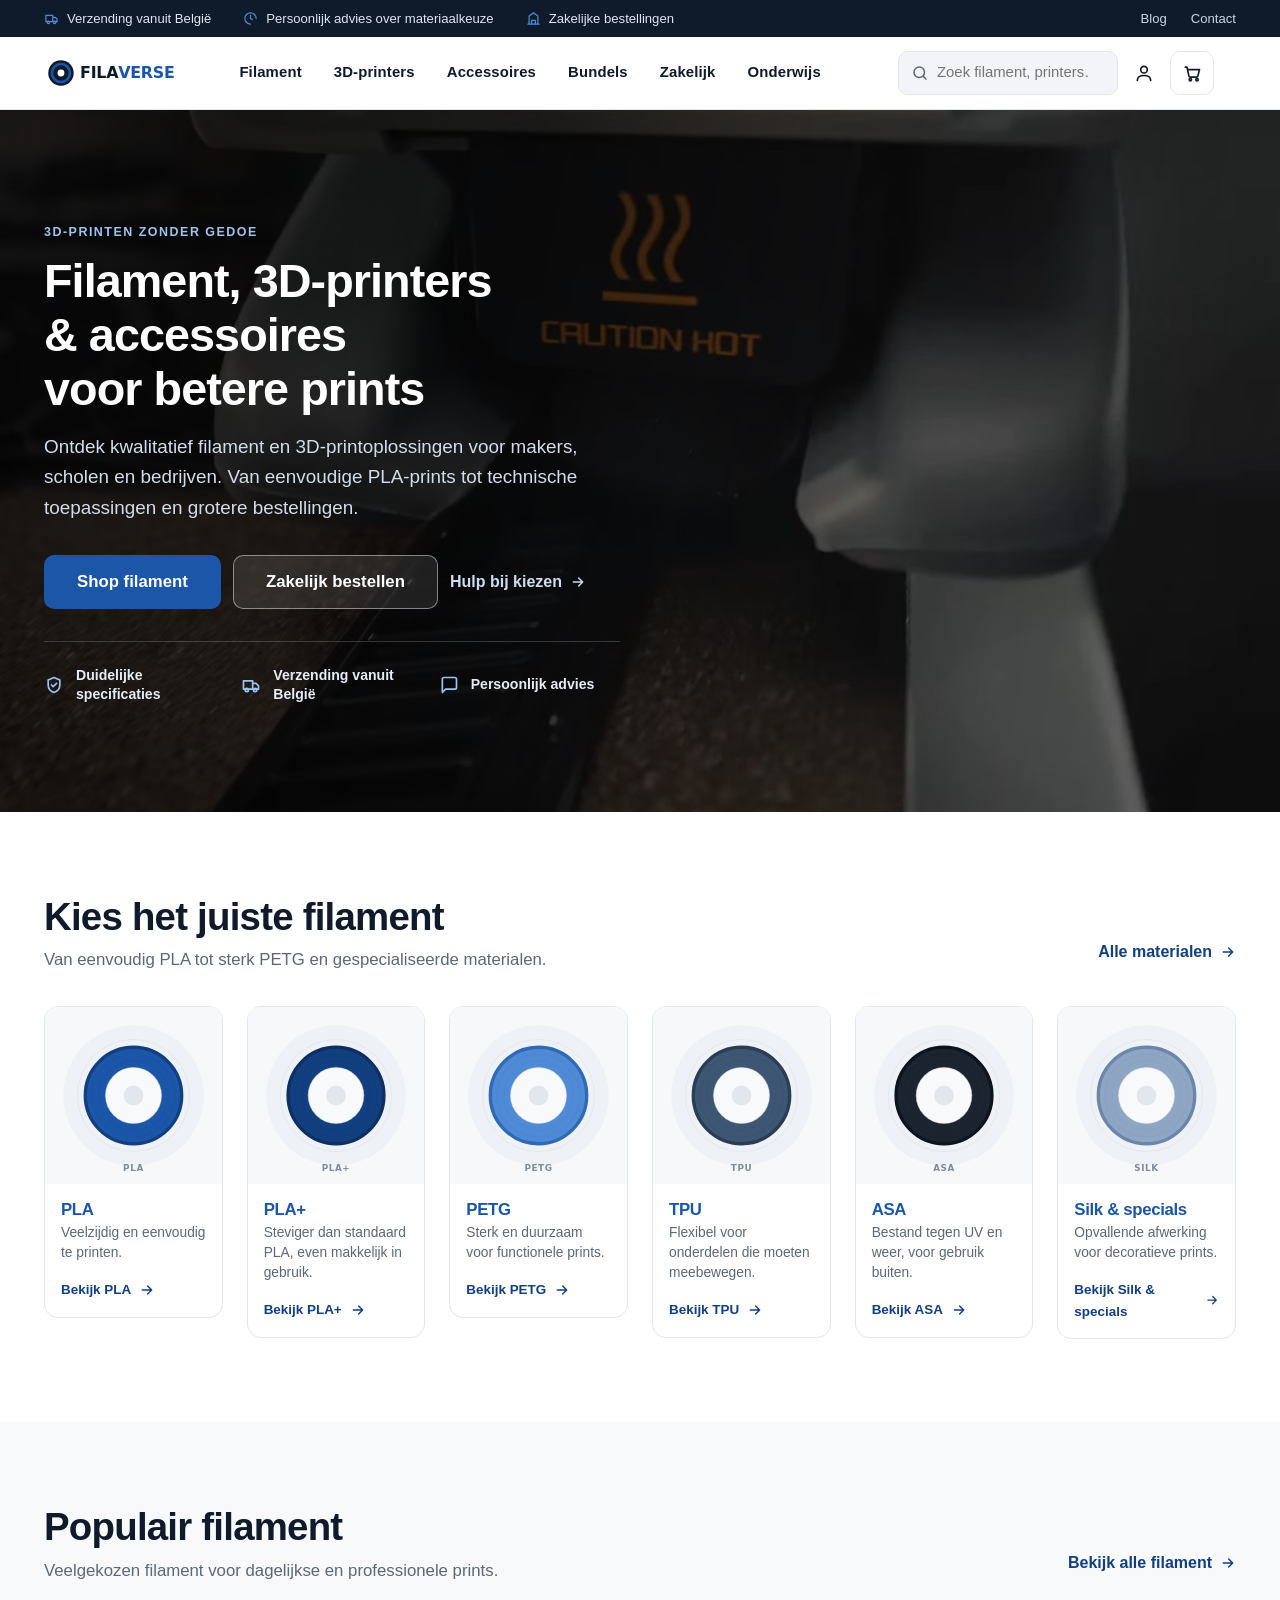
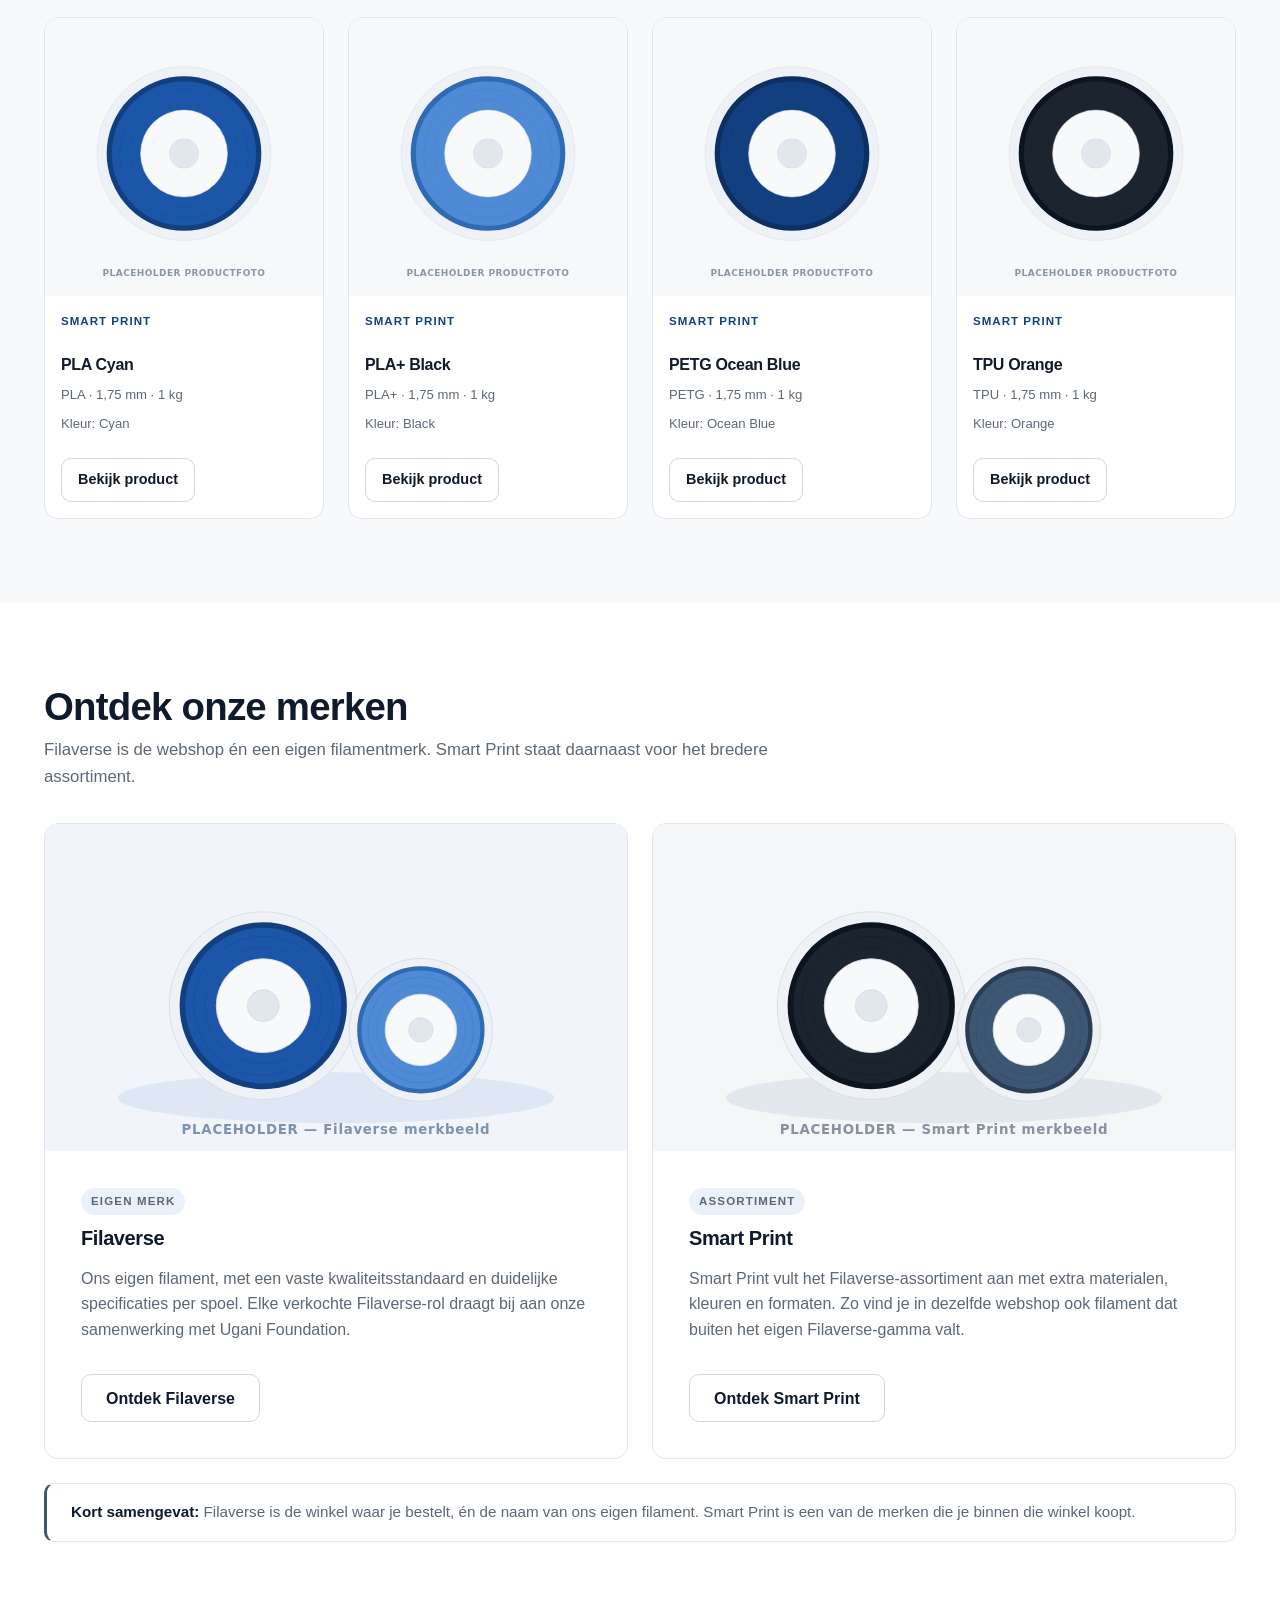
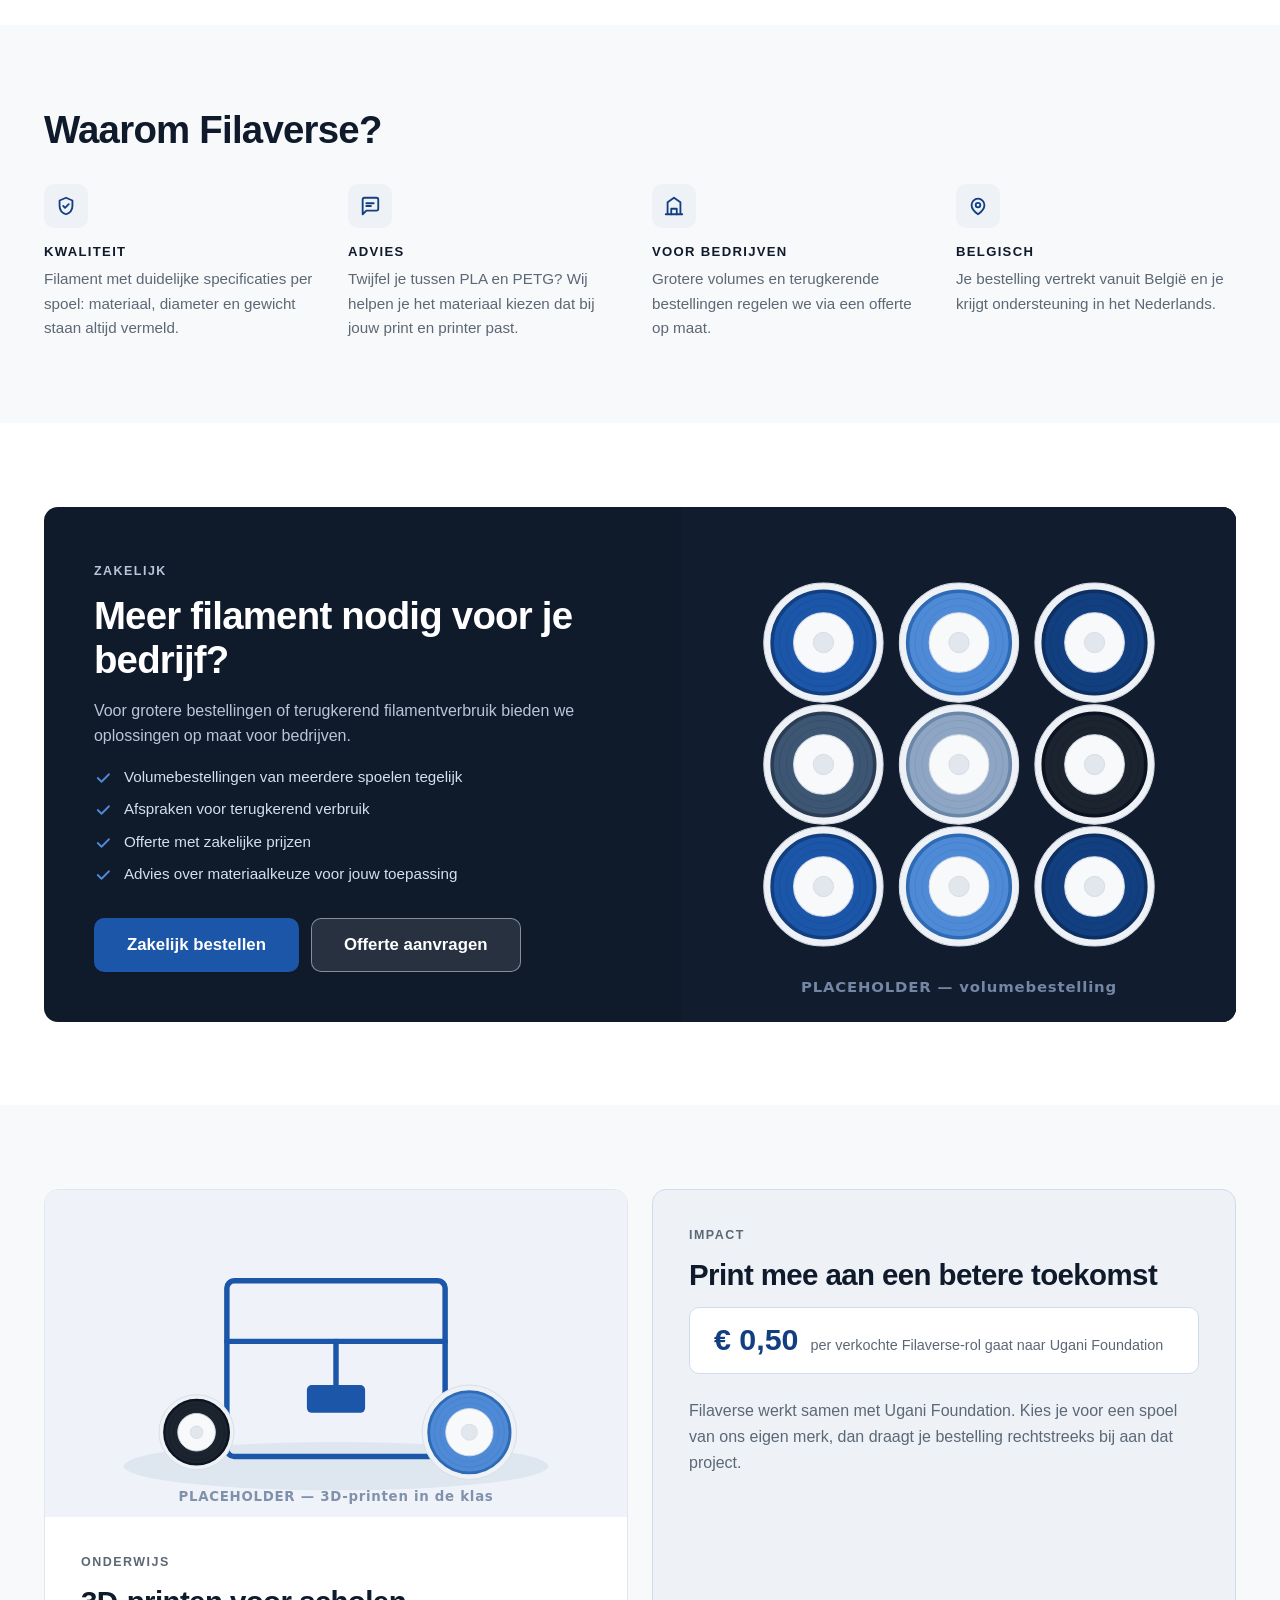
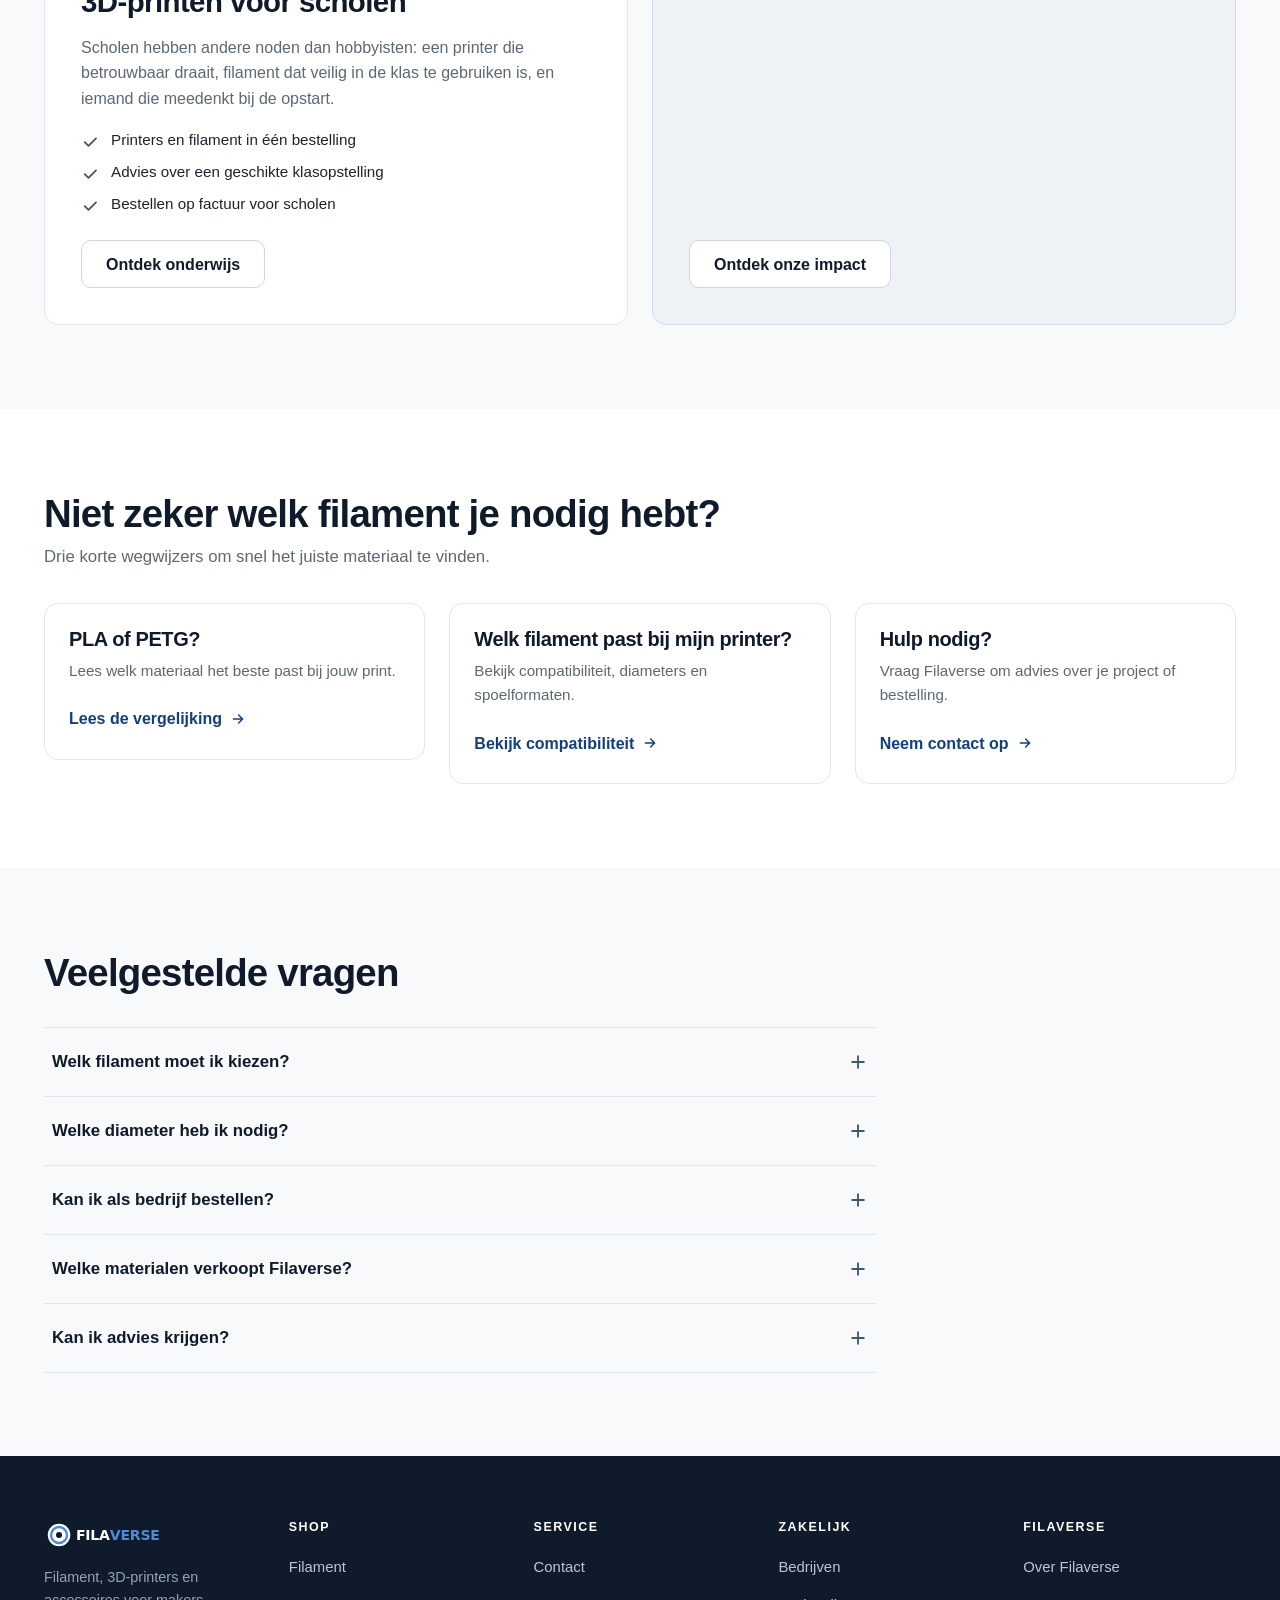
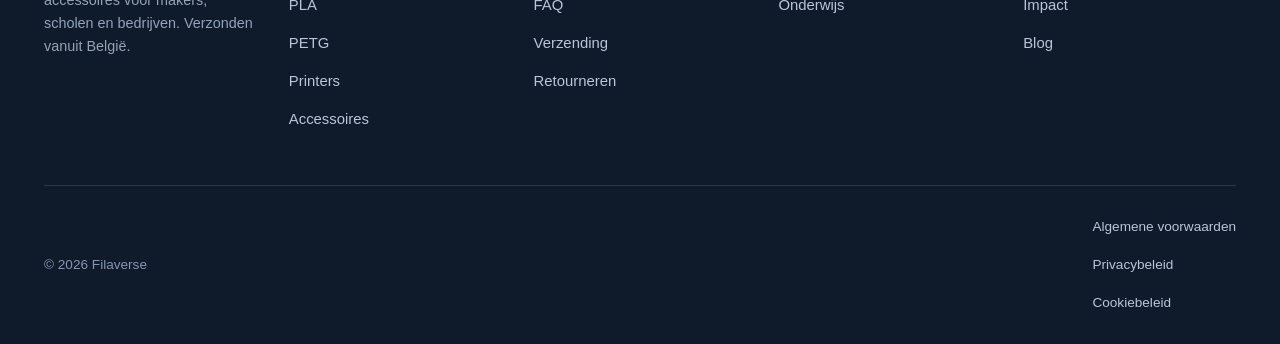
<file: index.html>
<!doctype html>
<html lang="nl-BE" class="no-js">
<head>
  <meta charset="utf-8">
  <meta name="viewport" content="width=device-width, initial-scale=1">

  <!-- ====================================================================
       SEO — homepage only. One H1 lives in the hero.
       Focus: 3D filament België · 3D printer filament · PLA · PETG
       ==================================================================== -->
  <title>3D Filament, Printers &amp; Accessoires België | Filaverse</title>
  <meta name="description" content="Ontdek Filaverse filament, 3D-printers en accessoires voor makers, scholen en bedrijven. Shop PLA, PETG en meer, met persoonlijke service vanuit België.">
  <link rel="canonical" href="https://www.filaverse.be/">

  <meta property="og:type" content="website">
  <meta property="og:locale" content="nl_BE">
  <meta property="og:site_name" content="Filaverse">
  <meta property="og:title" content="3D Filament, Printers &amp; Accessoires België | Filaverse">
  <meta property="og:description" content="Ontdek Filaverse filament, 3D-printers en accessoires voor makers, scholen en bedrijven. Shop PLA, PETG en meer, met persoonlijke service vanuit België.">
  <meta property="og:url" content="https://www.filaverse.be/">
  <meta property="og:image" content="https://www.filaverse.be/assets/img/filaverse-social-share.jpg">
  <meta property="og:image:type" content="image/jpeg">
  <meta property="og:image:width" content="1200">
  <meta property="og:image:height" content="630">
  <meta property="og:image:alt" content="Filaverse — filament, 3D-printers en accessoires. PLA, PETG, TPU en ASA.">
  <meta name="twitter:card" content="summary_large_image">
  <meta name="twitter:image" content="https://www.filaverse.be/assets/img/filaverse-social-share.jpg">
  <meta name="twitter:image:alt" content="Filaverse — filament, 3D-printers en accessoires. PLA, PETG, TPU en ASA.">

  <!-- Icons. The .ico carries 16/32/48 for legacy chrome; the SVG is what
       modern browsers actually use and stays crisp at any density. -->
  <meta name="theme-color" content="#0f1a2b">
  <link rel="icon" href="/favicon.ico" sizes="32x32">
  <link rel="icon" href="/assets/img/favicon.svg" type="image/svg+xml">
  <link rel="apple-touch-icon" href="/assets/img/favicon-180.png">
  <link rel="manifest" href="/site.webmanifest">

  <!-- The hero poster is the LCP paint: preloaded, never lazy-loaded. The
       video itself is preload="none" and only fetched once the poster is up,
       so it never competes with the LCP. -->
  <link rel="preload" as="image" href="assets/img/hero-3d-print-poster.jpg" fetchpriority="high">
  <link rel="stylesheet" href="assets/css/styles.css?v=099a659606">

  <!-- Swap the `no-js` class before first paint so reveal animations never
       hide content for users without JavaScript. -->
  <script>document.documentElement.classList.replace('no-js','js');</script>

  <!-- ====================================================================
       Structured data — Organization + WebSite only.
       Deliberately no Review/AggregateRating: no verified rating data exists.
       SearchAction is intentionally absent: /zoeken does not resolve yet, and
       pointing Google at a 404 endpoint is worse than omitting the action.
       Add it back with the real search URL once site search ships.
       TODO(business): confirm legal name, address, VAT/company number, phone,
       e-mail and social profiles before publishing; remove any field that
       cannot be verified rather than guessing.
       ==================================================================== -->
  <script type="application/ld+json">
  {
    "@context": "https://schema.org",
    "@graph": [
      {
        "@type": "Organization",
        "@id": "https://www.filaverse.be/#organization",
        "name": "Filaverse",
        "url": "https://www.filaverse.be/",
        "logo": "https://www.filaverse.be/assets/img/favicon-512.png",
        "image": "https://www.filaverse.be/assets/img/filaverse-social-share.jpg",
        "description": "Filaverse levert 3D-printfilament, 3D-printers en accessoires aan makers, scholen en bedrijven in België.",
        "areaServed": "BE"
      },
      {
        "@type": "WebSite",
        "@id": "https://www.filaverse.be/#website",
        "url": "https://www.filaverse.be/",
        "name": "Filaverse",
        "inLanguage": "nl-BE",
        "publisher": { "@id": "https://www.filaverse.be/#organization" }
      }
    ]
  }
  </script>
</head>

<body>
  <a class="fv-skip-link" href="#main">Naar hoofdinhoud</a>

  <!-- ====================================================================
       1. UTILITY BAR — max. 3 items, real benefits only.
       TODO(business): verify each claim. Remove any line that is not
       factually true today, including the free-shipping threshold.
       ==================================================================== -->
  <div class="fv-utility">
    <div class="fv-container fv-utility__inner">
      <ul class="fv-utility__list">
        <li>
          <svg width="15" height="15" viewBox="0 0 24 24" fill="none" stroke="currentColor" stroke-width="2" stroke-linecap="round" stroke-linejoin="round" aria-hidden="true"><path d="M3 7h11v10H3zM14 10h4l3 3v4h-7z"/><circle cx="7" cy="18" r="2"/><circle cx="17" cy="18" r="2"/></svg>
          Verzending vanuit België
        </li>
        <li>
          <svg width="15" height="15" viewBox="0 0 24 24" fill="none" stroke="currentColor" stroke-width="2" stroke-linecap="round" stroke-linejoin="round" aria-hidden="true"><path d="M21 12a9 9 0 1 0-9 9"/><path d="M12 7v5l3 2"/></svg>
          Persoonlijk advies over materiaalkeuze
        </li>
        <li>
          <svg width="15" height="15" viewBox="0 0 24 24" fill="none" stroke="currentColor" stroke-width="2" stroke-linecap="round" stroke-linejoin="round" aria-hidden="true"><path d="M3 21h18M5 21V8l7-5 7 5v13"/><path d="M9 21v-6h6v6"/></svg>
          Zakelijke bestellingen
        </li>
      </ul>
      <ul class="fv-utility__links">
        <li><a href="/blog">Blog</a></li>
        <li><a href="/contact">Contact</a></li>
      </ul>
    </div>
  </div>

  <!-- ====================================================================
       2. HEADER — commerce first. Logo left, shop navigation centre,
       search / account / cart right.
       TODO(integration): mount the existing search and cart logic here.
       The form posts to the shop's own search route and the cart button is
       a plain link to the existing cart page, so nothing is re-implemented.
       ==================================================================== -->
  <header class="fv-header">
    <div class="fv-container">
      <div class="fv-header__bar">
        <a class="fv-header__logo" href="/" aria-label="Filaverse — naar de homepage">
          <img src="assets/img/filaverse-logo-placeholder.svg" alt="Filaverse" width="300" height="64" fetchpriority="high">
        </a>

        <nav class="fv-nav" aria-label="Hoofdnavigatie">
          <ul class="fv-nav__list">
            <li><a class="fv-nav__link" href="/filament">Filament</a></li>
            <li><a class="fv-nav__link" href="/3d-printers">3D-printers</a></li>
            <li><a class="fv-nav__link" href="/accessoires">Accessoires</a></li>
            <li><a class="fv-nav__link" href="/bundels">Bundels</a></li>
            <li><a class="fv-nav__link" href="/zakelijk">Zakelijk</a></li>
            <li><a class="fv-nav__link" href="/onderwijs">Onderwijs</a></li>
          </ul>
        </nav>

        <div class="fv-header__actions">
          <form class="fv-search" role="search" action="/zoeken" method="get">
            <label class="fv-visually-hidden" for="fv-search-desktop">Zoek naar filament, printers of accessoires</label>
            <svg width="18" height="18" viewBox="0 0 24 24" fill="none" stroke="currentColor" stroke-width="2" stroke-linecap="round" aria-hidden="true"><circle cx="11" cy="11" r="7"/><path d="m20 20-3.5-3.5"/></svg>
            <input id="fv-search-desktop" type="search" name="q" placeholder="Zoek filament, printers…" autocomplete="off">
          </form>

          <button class="fv-iconbtn fv-iconbtn--search" type="button"
                  aria-controls="fv-searchpanel" aria-expanded="false"
                  data-fv-search-toggle>
            <svg width="20" height="20" viewBox="0 0 24 24" fill="none" stroke="currentColor" stroke-width="2" stroke-linecap="round" aria-hidden="true"><circle cx="11" cy="11" r="7"/><path d="m20 20-3.5-3.5"/></svg>
            <span class="fv-visually-hidden">Zoeken</span>
          </button>

          <!-- TODO(integration): show this only when the project has accounts. -->
          <a class="fv-iconbtn" href="/account">
            <svg width="20" height="20" viewBox="0 0 24 24" fill="none" stroke="currentColor" stroke-width="2" stroke-linecap="round" stroke-linejoin="round" aria-hidden="true"><circle cx="12" cy="8" r="4"/><path d="M4 21c0-4 3.6-6 8-6s8 2 8 6"/></svg>
            <span class="fv-visually-hidden">Mijn account</span>
          </a>

          <!-- TODO(integration): bind the badge to the live cart item count. -->
          <a class="fv-iconbtn fv-iconbtn--cart" href="/winkelmand">
            <svg width="20" height="20" viewBox="0 0 24 24" fill="none" stroke="currentColor" stroke-width="2" stroke-linecap="round" stroke-linejoin="round" aria-hidden="true"><path d="M4 5h2l2.2 10.4a2 2 0 0 0 2 1.6h6.9a2 2 0 0 0 2-1.55L21 8H7"/><circle cx="10" cy="20" r="1.4"/><circle cx="18" cy="20" r="1.4"/></svg>
            <span class="fv-iconbtn__count" data-fv-cart-count hidden>0</span>
            <span class="fv-visually-hidden">Winkelmand</span>
          </a>

          <button class="fv-iconbtn fv-iconbtn--menu" type="button"
                  aria-controls="fv-drawer" aria-expanded="false" data-fv-menu-toggle>
            <svg width="22" height="22" viewBox="0 0 24 24" fill="none" stroke="currentColor" stroke-width="2" stroke-linecap="round" aria-hidden="true"><path d="M4 7h16M4 12h16M4 17h16"/></svg>
            <span class="fv-visually-hidden">Menu openen</span>
          </button>
        </div>
      </div>
    </div>

    <div class="fv-searchpanel" id="fv-searchpanel" hidden>
      <div class="fv-container">
        <form class="fv-search" role="search" action="/zoeken" method="get">
          <label class="fv-visually-hidden" for="fv-search-mobile">Zoek naar filament, printers of accessoires</label>
          <svg width="18" height="18" viewBox="0 0 24 24" fill="none" stroke="currentColor" stroke-width="2" stroke-linecap="round" aria-hidden="true"><circle cx="11" cy="11" r="7"/><path d="m20 20-3.5-3.5"/></svg>
          <input id="fv-search-mobile" type="search" name="q" placeholder="Zoek filament, printers…" autocomplete="off">
        </form>
      </div>
    </div>
  </header>

  <!-- Mobile navigation drawer -->
  <div class="fv-drawer" id="fv-drawer" hidden>
    <button class="fv-drawer__scrim" type="button" data-fv-menu-close>
      <span class="fv-visually-hidden">Menu sluiten</span>
    </button>
    <div class="fv-drawer__panel" role="dialog" aria-modal="true" aria-label="Hoofdnavigatie">
      <div class="fv-drawer__head">
        <img src="assets/img/filaverse-logo-placeholder.svg" alt="Filaverse" width="300" height="64">
        <button class="fv-iconbtn" type="button" data-fv-menu-close>
          <svg width="22" height="22" viewBox="0 0 24 24" fill="none" stroke="currentColor" stroke-width="2" stroke-linecap="round" aria-hidden="true"><path d="M6 6l12 12M18 6L6 18"/></svg>
          <span class="fv-visually-hidden">Menu sluiten</span>
        </button>
      </div>
      <nav aria-label="Hoofdnavigatie (mobiel)">
        <ul class="fv-drawer__list">
          <li><a href="/filament">Filament</a></li>
          <li><a href="/3d-printers">3D-printers</a></li>
          <li><a href="/accessoires">Accessoires</a></li>
          <li><a href="/bundels">Bundels</a></li>
          <li><a href="/zakelijk">Zakelijk</a></li>
          <li><a href="/onderwijs">Onderwijs</a></li>
        </ul>
        <ul class="fv-drawer__list fv-drawer__list--secondary">
          <li><a href="/blog">Blog</a></li>
          <li><a href="/contact">Contact</a></li>
          <li><a href="/account">Mijn account</a></li>
        </ul>
      </nav>
      <a class="fv-btn fv-btn--primary fv-btn--block" href="/filament">Shop filament</a>
    </div>
  </div>

  <main id="main">

    <!-- ==================================================================
         3. HERO — the single H1 of the page, over a looping video background.

         The video is decoration, not content: it is muted, has no audio track
         at all, carries aria-hidden, and every word is in the DOM as text. The
         poster frame is identical to the video's first frame, so there is no
         flash when playback starts, and it is what reduced-motion and
         Save-Data visitors see instead of the video.

         There is deliberately no `autoplay` attribute. It overrides
         preload="none" and starts the download during parsing, before the
         deferred script can decide whether the visitor wants the video at all.
         main.js starts playback instead, which keeps that decision honest.
         ================================================================== -->
    <section class="fv-hero" aria-labelledby="fv-hero-title">
      <div class="fv-hero__bg" aria-hidden="true">
        <video class="fv-hero__video" data-fv-hero-video
               poster="assets/img/hero-3d-print-poster.jpg"
               muted loop playsinline preload="none"
               tabindex="-1" disablepictureinpicture>
          <source src="assets/video/filaverse-hero-3d-print.webm" type="video/webm">
          <source src="assets/video/filaverse-hero-3d-print.mp4" type="video/mp4">
        </video>
        <span class="fv-hero__scrim"></span>
      </div>

      <div class="fv-container fv-hero__inner">
        <div class="fv-hero__copy">
          <p class="fv-eyebrow fv-eyebrow--onDark">3D-printen zonder gedoe</p>
          <h1 id="fv-hero-title">Filament, 3D-printers &amp; accessoires voor betere prints</h1>
          <p class="fv-hero__lead">
            Ontdek kwalitatief filament en 3D-printoplossingen voor makers, scholen en bedrijven.
            Van eenvoudige PLA-prints tot technische toepassingen en grotere bestellingen.
          </p>

          <div class="fv-hero__cta">
            <a class="fv-btn fv-btn--primary fv-btn--lg" href="/filament">Shop filament</a>
            <a class="fv-btn fv-btn--onDark fv-btn--lg" href="/zakelijk">Zakelijk bestellen</a>
            <a class="fv-textlink fv-textlink--onDark" href="#hulp-bij-kiezen">
              Hulp bij kiezen
              <svg width="16" height="16" viewBox="0 0 24 24" fill="none" stroke="currentColor" stroke-width="2.2" stroke-linecap="round" stroke-linejoin="round" aria-hidden="true"><path d="M5 12h14M13 6l6 6-6 6"/></svg>
            </a>
          </div>

          <!-- TODO(business): verify all three USPs before publishing. -->
          <ul class="fv-hero__usps">
            <li>
              <svg width="20" height="20" viewBox="0 0 24 24" fill="none" stroke="currentColor" stroke-width="2" stroke-linecap="round" stroke-linejoin="round" aria-hidden="true"><path d="M12 3l7 3v6c0 4.2-2.9 7.6-7 9-4.1-1.4-7-4.8-7-9V6z"/><path d="m9 12 2 2 4-4"/></svg>
              Duidelijke specificaties
            </li>
            <li>
              <svg width="20" height="20" viewBox="0 0 24 24" fill="none" stroke="currentColor" stroke-width="2" stroke-linecap="round" stroke-linejoin="round" aria-hidden="true"><path d="M3 7h11v10H3zM14 10h4l3 3v4h-7z"/><circle cx="7" cy="18" r="2"/><circle cx="17" cy="18" r="2"/></svg>
              Verzending vanuit België
            </li>
            <li>
              <svg width="20" height="20" viewBox="0 0 24 24" fill="none" stroke="currentColor" stroke-width="2" stroke-linecap="round" stroke-linejoin="round" aria-hidden="true"><path d="M21 15a2 2 0 0 1-2 2H8l-4 4V5a2 2 0 0 1 2-2h13a2 2 0 0 1 2 2z"/></svg>
              Persoonlijk advies
            </li>
          </ul>
        </div>
      </div>
    </section>

    <!-- ==================================================================
         4. SHOP BY MATERIAL
         ================================================================== -->
    <section class="fv-section" aria-labelledby="fv-materialen-title">
      <div class="fv-container">
        <div class="fv-section-head fv-section-head--split fv-reveal">
          <div>
            <h2 id="fv-materialen-title">Kies het juiste filament</h2>
            <p>Van eenvoudig PLA tot sterk PETG en gespecialiseerde materialen.</p>
          </div>
          <a class="fv-textlink" href="/filament">
            Alle materialen
            <svg width="16" height="16" viewBox="0 0 24 24" fill="none" stroke="currentColor" stroke-width="2.2" stroke-linecap="round" stroke-linejoin="round" aria-hidden="true"><path d="M5 12h14M13 6l6 6-6 6"/></svg>
          </a>
        </div>

        <ul class="fv-grid-categories">
          <!-- BEGIN:categories -->
          <li>
            <article class="fv-card fv-category fv-reveal">
              <div class="fv-card__media">
                <img class="fv-photo" src="https://b2b.smartprint24.com/_data/products/fg-s79-e1fg-s79-e1.jpg" data-fallback="assets/img/category-pla-filament-placeholder.svg" alt="Smart Print PLA Cyan filament 1,75 mm 1 kg" width="600" height="600" loading="lazy" decoding="async">
              </div>
              <div class="fv-category__body">
                <h3><a class="fv-stretch" href="/filament/pla">PLA</a></h3>
                <p>Veelzijdig en eenvoudig te printen.</p>
                <span class="fv-category__cta" aria-hidden="true">Bekijk PLA <svg width="16" height="16" viewBox="0 0 24 24" fill="none" stroke="currentColor" stroke-width="2.2" stroke-linecap="round" stroke-linejoin="round" aria-hidden="true"><path d="M5 12h14M13 6l6 6-6 6"/></svg></span>
              </div>
            </article>
          </li>
          <li>
            <article class="fv-card fv-category fv-reveal">
              <div class="fv-card__media">
                <img class="fv-photo" src="https://b2b.smartprint24.com/_data/products/fg-s46-e1fg-s46-e1.jpg" data-fallback="assets/img/category-pla-plus-filament-placeholder.svg" alt="Smart Print PLA+ Black filament 1,75 mm 1 kg" width="600" height="600" loading="lazy" decoding="async">
              </div>
              <div class="fv-category__body">
                <h3><a class="fv-stretch" href="/filament/pla-plus">PLA+</a></h3>
                <p>Steviger dan standaard PLA, even makkelijk in gebruik.</p>
                <span class="fv-category__cta" aria-hidden="true">Bekijk PLA+ <svg width="16" height="16" viewBox="0 0 24 24" fill="none" stroke="currentColor" stroke-width="2.2" stroke-linecap="round" stroke-linejoin="round" aria-hidden="true"><path d="M5 12h14M13 6l6 6-6 6"/></svg></span>
              </div>
            </article>
          </li>
          <li>
            <article class="fv-card fv-category fv-reveal">
              <div class="fv-card__media">
                <img class="fv-photo" src="https://b2b.smartprint24.com/_data/products/fg-s202-e1fg-s202-e1.jpg" data-fallback="assets/img/category-petg-filament-placeholder.svg" alt="Smart Print PETG Ocean Blue filament 1,75 mm 1 kg" width="600" height="600" loading="lazy" decoding="async">
              </div>
              <div class="fv-category__body">
                <h3><a class="fv-stretch" href="/filament/petg">PETG</a></h3>
                <p>Sterk en duurzaam voor functionele prints.</p>
                <span class="fv-category__cta" aria-hidden="true">Bekijk PETG <svg width="16" height="16" viewBox="0 0 24 24" fill="none" stroke="currentColor" stroke-width="2.2" stroke-linecap="round" stroke-linejoin="round" aria-hidden="true"><path d="M5 12h14M13 6l6 6-6 6"/></svg></span>
              </div>
            </article>
          </li>
          <li>
            <article class="fv-card fv-category fv-reveal">
              <div class="fv-card__media">
                <img class="fv-photo" src="https://b2b.smartprint24.com/_data/products/fg-s123-e1fg-s123-e1.jpg" data-fallback="assets/img/category-tpu-filament-placeholder.svg" alt="Smart Print TPU Orange filament 1,75 mm 1 kg" width="600" height="600" loading="lazy" decoding="async">
              </div>
              <div class="fv-category__body">
                <h3><a class="fv-stretch" href="/filament/tpu">TPU</a></h3>
                <p>Flexibel voor onderdelen die moeten meebewegen.</p>
                <span class="fv-category__cta" aria-hidden="true">Bekijk TPU <svg width="16" height="16" viewBox="0 0 24 24" fill="none" stroke="currentColor" stroke-width="2.2" stroke-linecap="round" stroke-linejoin="round" aria-hidden="true"><path d="M5 12h14M13 6l6 6-6 6"/></svg></span>
              </div>
            </article>
          </li>
          <li>
            <article class="fv-card fv-category fv-reveal">
              <div class="fv-card__media">
                <img class="fv-photo" src="https://b2b.smartprint24.com/_data/products/fg-s132-e1fg-s132-e1.jpg" data-fallback="assets/img/category-asa-filament-placeholder.svg" alt="Smart Print ASA Black filament 1,75 mm 1 kg" width="600" height="600" loading="lazy" decoding="async">
              </div>
              <div class="fv-category__body">
                <h3><a class="fv-stretch" href="/filament/asa">ASA</a></h3>
                <p>Bestand tegen UV en weer, voor gebruik buiten.</p>
                <span class="fv-category__cta" aria-hidden="true">Bekijk ASA <svg width="16" height="16" viewBox="0 0 24 24" fill="none" stroke="currentColor" stroke-width="2.2" stroke-linecap="round" stroke-linejoin="round" aria-hidden="true"><path d="M5 12h14M13 6l6 6-6 6"/></svg></span>
              </div>
            </article>
          </li>
          <li>
            <article class="fv-card fv-category fv-reveal">
              <div class="fv-card__media">
                <img class="fv-photo" src="https://b2b.smartprint24.com/_data/products/fg-s97-e1fg-s97-e1.jpg" data-fallback="assets/img/category-silk-filament-placeholder.svg" alt="Smart Print Silk PLA Dual Color Red Blue filament 1,75 mm 1 kg" width="600" height="600" loading="lazy" decoding="async">
              </div>
              <div class="fv-category__body">
                <h3><a class="fv-stretch" href="/filament/silk-specials">Silk &amp; specials</a></h3>
                <p>Opvallende afwerking voor decoratieve prints.</p>
                <span class="fv-category__cta" aria-hidden="true">Bekijk Silk &amp; specials <svg width="16" height="16" viewBox="0 0 24 24" fill="none" stroke="currentColor" stroke-width="2.2" stroke-linecap="round" stroke-linejoin="round" aria-hidden="true"><path d="M5 12h14M13 6l6 6-6 6"/></svg></span>
              </div>
            </article>
          </li>
          <!-- END:categories -->
        </ul>
      </div>
    </section>

    <!-- ==================================================================
         5. BESTSELLERS
         ================================================================== -->
    <section class="fv-section fv-section--soft" aria-labelledby="fv-populair-title">
      <div class="fv-container">
        <div class="fv-section-head fv-section-head--split fv-reveal">
          <div>
            <h2 id="fv-populair-title">Populair filament</h2>
            <p>Veelgekozen filament voor dagelijkse en professionele prints.</p>
          </div>
          <a class="fv-textlink" href="/filament">
            Bekijk alle filament
            <svg width="16" height="16" viewBox="0 0 24 24" fill="none" stroke="currentColor" stroke-width="2.2" stroke-linecap="round" stroke-linejoin="round" aria-hidden="true"><path d="M5 12h14M13 6l6 6-6 6"/></svg>
          </a>
        </div>

        <ul class="fv-grid-products fv-scroller">
          <!-- BEGIN:products -->
          <li>
            <article class="fv-card fv-product fv-reveal">
              <div class="fv-card__media">
                <img class="fv-photo" src="https://b2b.smartprint24.com/_data/products/fg-s79-e1fg-s79-e1.jpg" data-fallback="assets/img/product-placeholder-1.svg" alt="Smart Print PLA Cyan filament 1,75 mm 1 kg" width="800" height="800" loading="lazy" decoding="async">
              </div>
              <div class="fv-card__body fv-product__body">
                <p class="fv-product__brand">Smart Print</p>
                <h3 class="fv-product__title"><a class="fv-stretch" href="/filament/pla">PLA Cyan</a></h3>
                <p class="fv-product__meta">PLA &middot; 1,75 mm &middot; 1 kg</p>
                <p class="fv-product__meta">Kleur: Cyan</p>
                <div class="fv-product__foot">
                <!-- TODO(integration): price omitted - no price in data/products.json for FG-S79-E1 -->
                  <span class="fv-btn fv-btn--secondary fv-product__cta" aria-hidden="true">Bekijk product</span>
                </div>
              </div>
            </article>
          </li>
          <li>
            <article class="fv-card fv-product fv-reveal">
              <div class="fv-card__media">
                <img class="fv-photo" src="https://b2b.smartprint24.com/_data/products/fg-s46-e1fg-s46-e1.jpg" data-fallback="assets/img/product-placeholder-2.svg" alt="Smart Print PLA+ Black filament 1,75 mm 1 kg" width="800" height="800" loading="lazy" decoding="async">
              </div>
              <div class="fv-card__body fv-product__body">
                <p class="fv-product__brand">Smart Print</p>
                <h3 class="fv-product__title"><a class="fv-stretch" href="/filament/pla-plus">PLA+ Black</a></h3>
                <p class="fv-product__meta">PLA+ &middot; 1,75 mm &middot; 1 kg</p>
                <p class="fv-product__meta">Kleur: Black</p>
                <div class="fv-product__foot">
                <!-- TODO(integration): price omitted - no price in data/products.json for FG-S46-E1 -->
                  <span class="fv-btn fv-btn--secondary fv-product__cta" aria-hidden="true">Bekijk product</span>
                </div>
              </div>
            </article>
          </li>
          <li>
            <article class="fv-card fv-product fv-reveal">
              <div class="fv-card__media">
                <img class="fv-photo" src="https://b2b.smartprint24.com/_data/products/fg-s202-e1fg-s202-e1.jpg" data-fallback="assets/img/product-placeholder-3.svg" alt="Smart Print PETG Ocean Blue filament 1,75 mm 1 kg" width="800" height="800" loading="lazy" decoding="async">
              </div>
              <div class="fv-card__body fv-product__body">
                <p class="fv-product__brand">Smart Print</p>
                <h3 class="fv-product__title"><a class="fv-stretch" href="/filament/petg">PETG Ocean Blue</a></h3>
                <p class="fv-product__meta">PETG &middot; 1,75 mm &middot; 1 kg</p>
                <p class="fv-product__meta">Kleur: Ocean Blue</p>
                <div class="fv-product__foot">
                <!-- TODO(integration): price omitted - no price in data/products.json for FG-S202-E1 -->
                  <span class="fv-btn fv-btn--secondary fv-product__cta" aria-hidden="true">Bekijk product</span>
                </div>
              </div>
            </article>
          </li>
          <li>
            <article class="fv-card fv-product fv-reveal">
              <div class="fv-card__media">
                <img class="fv-photo" src="https://b2b.smartprint24.com/_data/products/fg-s123-e1fg-s123-e1.jpg" data-fallback="assets/img/product-placeholder-4.svg" alt="Smart Print TPU Orange filament 1,75 mm 1 kg" width="800" height="800" loading="lazy" decoding="async">
              </div>
              <div class="fv-card__body fv-product__body">
                <p class="fv-product__brand">Smart Print</p>
                <h3 class="fv-product__title"><a class="fv-stretch" href="/filament/tpu">TPU Orange</a></h3>
                <p class="fv-product__meta">TPU &middot; 1,75 mm &middot; 1 kg</p>
                <p class="fv-product__meta">Kleur: Orange</p>
                <div class="fv-product__foot">
                <!-- TODO(integration): price omitted - no price in data/products.json for FG-S123-E1 -->
                  <span class="fv-btn fv-btn--secondary fv-product__cta" aria-hidden="true">Bekijk product</span>
                </div>
              </div>
            </article>
          </li>
          <!-- END:products -->
        </ul>
      </div>
    </section>

    <!-- ==================================================================
         6. SHOP BY BRAND — clarifies Filaverse vs Smart Print.
         TODO(business): confirm the exact positioning of both brands with
         the Filaverse team and rewrite the two paragraphs accordingly.
         The section must answer: "is Filaverse the shop or the filament?"
         ================================================================== -->
    <section class="fv-section" aria-labelledby="fv-merken-title">
      <div class="fv-container">
        <div class="fv-section-head fv-reveal">
          <h2 id="fv-merken-title">Ontdek onze merken</h2>
          <p>Filaverse is de webshop én een eigen filamentmerk. Smart Print staat daarnaast voor het bredere assortiment.</p>
        </div>

        <div class="fv-grid-brands">
          <article class="fv-card fv-brand fv-reveal">
            <div class="fv-card__media">
              <img class="fv-photo" src="https://i0.wp.com/uptodatewebdesign.s3.eu-west-3.amazonaws.com/sites/995/images/5226e4a6b740eed5/w1024.jpg?resize=1024%2C1024&amp;ssl=1" data-fallback="assets/img/brand-filaverse-placeholder.svg"
                   alt="Filaverse kleurenmixpakket met vijf Smart Print PLA rollen"
                   width="960" height="540" loading="lazy" decoding="async">
            </div>
            <div class="fv-brand__body">
              <p class="fv-brand__tag fv-brand__tag--own">Eigen merk</p>
              <h3>Filaverse</h3>
              <p>
                Ons eigen filament, met een vaste kwaliteitsstandaard en duidelijke
                specificaties per spoel. Elke verkochte Filaverse-rol draagt bij aan
                onze samenwerking met Ugani Foundation.
              </p>
              <a class="fv-btn fv-btn--secondary fv-brand__cta" href="/merken/filaverse">Ontdek Filaverse</a>
            </div>
          </article>

          <article class="fv-card fv-brand fv-reveal">
            <div class="fv-card__media">
              <img class="fv-photo" src="https://b2b.smartprint24.com/_data/products/fg-s97-e1fg-s97-e1.jpg" data-fallback="assets/img/brand-smart-print-placeholder.svg"
                   alt="Smart Print Silk PLA Dual Color Red Blue filament"
                   width="960" height="540" loading="lazy" decoding="async">
            </div>
            <div class="fv-brand__body">
              <p class="fv-brand__tag fv-brand__tag--partner">Assortiment</p>
              <h3>Smart Print</h3>
              <p>
                Smart Print vult het Filaverse-assortiment aan met extra materialen,
                kleuren en formaten. Zo vind je in dezelfde webshop ook filament dat
                buiten het eigen Filaverse-gamma valt.
              </p>
              <a class="fv-btn fv-btn--secondary fv-brand__cta" href="/merken/smart-print">Ontdek Smart Print</a>
            </div>
          </article>
        </div>

        <div class="fv-brandnote fv-reveal">
          <p><strong>Kort samengevat:</strong> Filaverse is de winkel waar je bestelt, én de naam van ons eigen filament. Smart Print is een van de merken die je binnen die winkel koopt.</p>
        </div>
      </div>
    </section>

    <!-- ==================================================================
         7. WHY FILAVERSE — specific statements only.
         ================================================================== -->
    <section class="fv-section fv-section--soft" aria-labelledby="fv-waarom-title">
      <div class="fv-container">
        <div class="fv-section-head fv-reveal">
          <h2 id="fv-waarom-title">Waarom Filaverse?</h2>
        </div>

        <div class="fv-grid-why">
          <div class="fv-why fv-reveal">
            <div class="fv-why__icon" aria-hidden="true">
              <svg width="22" height="22" viewBox="0 0 24 24" fill="none" stroke="currentColor" stroke-width="2" stroke-linecap="round" stroke-linejoin="round"><path d="M12 3l7 3v6c0 4.2-2.9 7.6-7 9-4.1-1.4-7-4.8-7-9V6z"/><path d="m9 12 2 2 4-4"/></svg>
            </div>
            <h3>Kwaliteit</h3>
            <p>Filament met duidelijke specificaties per spoel: materiaal, diameter en gewicht staan altijd vermeld.</p>
          </div>

          <div class="fv-why fv-reveal">
            <div class="fv-why__icon" aria-hidden="true">
              <svg width="22" height="22" viewBox="0 0 24 24" fill="none" stroke="currentColor" stroke-width="2" stroke-linecap="round" stroke-linejoin="round"><path d="M21 15a2 2 0 0 1-2 2H8l-4 4V5a2 2 0 0 1 2-2h13a2 2 0 0 1 2 2z"/><path d="M8 9h8M8 12h5"/></svg>
            </div>
            <h3>Advies</h3>
            <p>Twijfel je tussen PLA en PETG? Wij helpen je het materiaal kiezen dat bij jouw print en printer past.</p>
          </div>

          <div class="fv-why fv-reveal">
            <div class="fv-why__icon" aria-hidden="true">
              <svg width="22" height="22" viewBox="0 0 24 24" fill="none" stroke="currentColor" stroke-width="2" stroke-linecap="round" stroke-linejoin="round"><path d="M3 21h18M5 21V8l7-5 7 5v13"/><path d="M9 21v-6h6v6"/></svg>
            </div>
            <h3>Voor bedrijven</h3>
            <p>Grotere volumes en terugkerende bestellingen regelen we via een offerte op maat.</p>
          </div>

          <div class="fv-why fv-reveal">
            <div class="fv-why__icon" aria-hidden="true">
              <svg width="22" height="22" viewBox="0 0 24 24" fill="none" stroke="currentColor" stroke-width="2" stroke-linecap="round" stroke-linejoin="round"><path d="M12 21s-7-4.5-7-10a7 7 0 0 1 14 0c0 5.5-7 10-7 10z"/><circle cx="12" cy="11" r="2.5"/></svg>
            </div>
            <h3>Belgisch</h3>
            <p>Je bestelling vertrekt vanuit België en je krijgt ondersteuning in het Nederlands.</p>
          </div>
        </div>
      </div>
    </section>

    <!-- ==================================================================
         8. B2B — highly visible, wide premium banner.
         TODO(business): confirm which services are actually offered
         (volume pricing, recurring delivery, quotations) and remove any
         bullet that is not yet in place.
         ================================================================== -->
    <section class="fv-section" aria-labelledby="fv-zakelijk-title">
      <div class="fv-container">
        <div class="fv-b2b fv-reveal">
          <div class="fv-b2b__copy">
            <p class="fv-eyebrow fv-eyebrow--accent">Zakelijk</p>
            <h2 id="fv-zakelijk-title">Meer filament nodig voor je bedrijf?</h2>
            <p>
              Voor grotere bestellingen of terugkerend filamentverbruik bieden we
              oplossingen op maat voor bedrijven.
            </p>
            <ul class="fv-b2b__list">
              <li>
                <svg width="18" height="18" viewBox="0 0 24 24" fill="none" stroke="currentColor" stroke-width="2.4" stroke-linecap="round" stroke-linejoin="round" aria-hidden="true"><path d="m5 12 5 5L20 7"/></svg>
                Volumebestellingen van meerdere spoelen tegelijk
              </li>
              <li>
                <svg width="18" height="18" viewBox="0 0 24 24" fill="none" stroke="currentColor" stroke-width="2.4" stroke-linecap="round" stroke-linejoin="round" aria-hidden="true"><path d="m5 12 5 5L20 7"/></svg>
                Afspraken voor terugkerend verbruik
              </li>
              <li>
                <svg width="18" height="18" viewBox="0 0 24 24" fill="none" stroke="currentColor" stroke-width="2.4" stroke-linecap="round" stroke-linejoin="round" aria-hidden="true"><path d="m5 12 5 5L20 7"/></svg>
                Offerte met zakelijke prijzen
              </li>
              <li>
                <svg width="18" height="18" viewBox="0 0 24 24" fill="none" stroke="currentColor" stroke-width="2.4" stroke-linecap="round" stroke-linejoin="round" aria-hidden="true"><path d="m5 12 5 5L20 7"/></svg>
                Advies over materiaalkeuze voor jouw toepassing
              </li>
            </ul>
            <div class="fv-b2b__cta">
              <a class="fv-btn fv-btn--primary fv-btn--lg" href="/zakelijk">Zakelijk bestellen</a>
              <a class="fv-btn fv-btn--onDark fv-btn--lg" href="/zakelijk/offerte">Offerte aanvragen</a>
            </div>
          </div>
          <div class="fv-b2b__media">
            <img class="fv-photo" src="https://i0.wp.com/uptodatewebdesign.s3.eu-west-3.amazonaws.com/sites/995/images/5f30a5fc9380ce9e/w1024.jpg?resize=1024%2C1024&amp;ssl=1" data-fallback="assets/img/b2b-volume-spoelen-placeholder.svg"
                   alt="Filaverse 4+1 Smart Print startpakket met vijf PLA rollen"
                 width="900" height="760" loading="lazy" decoding="async">
          </div>
        </div>
      </div>
    </section>

    <!-- ==================================================================
         9 + 10. EDUCATION and SOCIAL IMPACT.
         Impact deliberately sits after the commercial sections and shares a
         row with education so it never dominates the page.
         ================================================================== -->
    <section class="fv-section fv-section--soft" aria-labelledby="fv-onderwijs-title">
      <h2 class="fv-visually-hidden" id="fv-onderwijs-title">Onderwijs en impact</h2>
      <div class="fv-container">
        <div class="fv-grid-split">

          <article class="fv-card fv-feature fv-reveal">
            <div class="fv-card__media">
              <img class="fv-photo" src="https://i0.wp.com/d2j6dbq0eux0bg.cloudfront.net/images/120416751/products/805521577/5494921973.jpg?resize=405%2C508&amp;ssl=1" data-fallback="assets/img/onderwijs-3d-printen-placeholder.svg"
                   alt="Bambu Lab A1 3D-printer uit het Filaverse assortiment"
                   width="960" height="540" loading="lazy" decoding="async">
            </div>
            <div class="fv-feature__body">
              <p class="fv-eyebrow">Onderwijs</p>
              <h2>3D-printen voor scholen</h2>
              <p>
                Scholen hebben andere noden dan hobbyisten: een printer die betrouwbaar
                draait, filament dat veilig in de klas te gebruiken is, en iemand die
                meedenkt bij de opstart.
              </p>
              <!-- TODO(business): keep only the services Filaverse effectively
                   offers to schools. Remove leasing/abonnementen if they do not
                   exist yet. -->
              <ul class="fv-feature__list">
                <li>
                  <svg width="18" height="18" viewBox="0 0 24 24" fill="none" stroke="currentColor" stroke-width="2.4" stroke-linecap="round" stroke-linejoin="round" aria-hidden="true"><path d="m5 12 5 5L20 7"/></svg>
                  Printers en filament in één bestelling
                </li>
                <li>
                  <svg width="18" height="18" viewBox="0 0 24 24" fill="none" stroke="currentColor" stroke-width="2.4" stroke-linecap="round" stroke-linejoin="round" aria-hidden="true"><path d="m5 12 5 5L20 7"/></svg>
                  Advies over een geschikte klasopstelling
                </li>
                <li>
                  <svg width="18" height="18" viewBox="0 0 24 24" fill="none" stroke="currentColor" stroke-width="2.4" stroke-linecap="round" stroke-linejoin="round" aria-hidden="true"><path d="m5 12 5 5L20 7"/></svg>
                  Bestellen op factuur voor scholen
                </li>
              </ul>
              <div class="fv-feature__cta">
                <a class="fv-btn fv-btn--secondary" href="/onderwijs">Ontdek onderwijs</a>
              </div>
            </div>
          </article>

          <article class="fv-card fv-feature fv-impact fv-reveal">
            <div class="fv-feature__body">
              <p class="fv-eyebrow">Impact</p>
              <h2>Print mee aan een betere toekomst</h2>
              <!-- TODO(business): the €0,50 figure below must be verified against
                   current Filaverse communication before publishing. If it can no
                   longer be confirmed, delete the figure block and keep the
                   neutral paragraph. -->
              <div class="fv-impact__figure">
                <span class="fv-impact__amount">&euro;&nbsp;0,50</span>
                <span class="fv-impact__label">per verkochte Filaverse-rol gaat naar Ugani Foundation</span>
              </div>
              <p>
                Filaverse werkt samen met Ugani Foundation. Kies je voor een spoel van
                ons eigen merk, dan draagt je bestelling rechtstreeks bij aan dat project.
              </p>
              <div class="fv-feature__cta">
                <a class="fv-btn fv-btn--secondary" href="/impact">Ontdek onze impact</a>
              </div>
            </div>
          </article>

        </div>
      </div>
    </section>

    <!-- ==================================================================
         11. HELP ME CHOOSE
         TODO(content): each card must point at a guide that really exists.
         Remove any card whose target page has not been written yet rather
         than shipping a dead link.
         ================================================================== -->
    <section class="fv-section" id="hulp-bij-kiezen" aria-labelledby="fv-hulp-title">
      <div class="fv-container">
        <div class="fv-section-head fv-reveal">
          <h2 id="fv-hulp-title">Niet zeker welk filament je nodig hebt?</h2>
          <p>Drie korte wegwijzers om snel het juiste materiaal te vinden.</p>
        </div>

        <ul class="fv-grid-help">
          <li>
            <article class="fv-card fv-help fv-reveal">
              <div class="fv-help__body">
                <h3><a class="fv-stretch" href="/blog/pla-of-petg">PLA of PETG?</a></h3>
                <p>Lees welk materiaal het beste past bij jouw print.</p>
                <span class="fv-textlink fv-help__cta" aria-hidden="true">
                  Lees de vergelijking
                  <svg width="16" height="16" viewBox="0 0 24 24" fill="none" stroke="currentColor" stroke-width="2.2" stroke-linecap="round" stroke-linejoin="round"><path d="M5 12h14M13 6l6 6-6 6"/></svg>
                </span>
              </div>
            </article>
          </li>
          <li>
            <article class="fv-card fv-help fv-reveal">
              <div class="fv-help__body">
                <h3><a class="fv-stretch" href="/blog/filament-en-printer-compatibiliteit">Welk filament past bij mijn printer?</a></h3>
                <p>Bekijk compatibiliteit, diameters en spoelformaten.</p>
                <span class="fv-textlink fv-help__cta" aria-hidden="true">
                  Bekijk compatibiliteit
                  <svg width="16" height="16" viewBox="0 0 24 24" fill="none" stroke="currentColor" stroke-width="2.2" stroke-linecap="round" stroke-linejoin="round"><path d="M5 12h14M13 6l6 6-6 6"/></svg>
                </span>
              </div>
            </article>
          </li>
          <li>
            <article class="fv-card fv-help fv-reveal">
              <div class="fv-help__body">
                <h3><a class="fv-stretch" href="/contact">Hulp nodig?</a></h3>
                <p>Vraag Filaverse om advies over je project of bestelling.</p>
                <span class="fv-textlink fv-help__cta" aria-hidden="true">
                  Neem contact op
                  <svg width="16" height="16" viewBox="0 0 24 24" fill="none" stroke="currentColor" stroke-width="2.2" stroke-linecap="round" stroke-linejoin="round"><path d="M5 12h14M13 6l6 6-6 6"/></svg>
                </span>
              </div>
            </article>
          </li>
        </ul>
      </div>
    </section>

    <!-- ==================================================================
         12. FAQ — accordion. Answers use only general, verifiable
         information. No shipping times, prices or guarantees are claimed.
         TODO(business): review every answer with the Filaverse team.
         Deliberately NO FAQPage structured data until the answers are signed
         off, to avoid publishing unverified claims as rich results.
         ================================================================== -->
    <section class="fv-section fv-section--soft" aria-labelledby="fv-faq-title">
      <div class="fv-container">
        <div class="fv-section-head fv-reveal">
          <h2 id="fv-faq-title">Veelgestelde vragen</h2>
        </div>

        <div class="fv-faq" data-fv-accordion>
          <div class="fv-faq__item">
            <h3 class="fv-faq__q">
              <button class="fv-faq__trigger" type="button" id="fv-faq-t1" aria-expanded="false" aria-controls="fv-faq-p1">
                Welk filament moet ik kiezen?
                <svg class="fv-faq__icon" width="20" height="20" viewBox="0 0 24 24" fill="none" stroke="currentColor" stroke-width="2.2" stroke-linecap="round" aria-hidden="true"><path d="M12 5v14M5 12h14"/></svg>
              </button>
            </h3>
            <div class="fv-faq__panel" id="fv-faq-p1" role="region" aria-labelledby="fv-faq-t1" hidden>
              <p>PLA is de eenvoudigste keuze voor decoratieve en algemene prints. PETG is steviger en beter bestand tegen warmte, wat het geschikt maakt voor functionele onderdelen. TPU is flexibel en gebruik je voor onderdelen die moeten meebewegen. Twijfel je? Neem contact op en we denken mee.</p>
            </div>
          </div>

          <div class="fv-faq__item">
            <h3 class="fv-faq__q">
              <button class="fv-faq__trigger" type="button" id="fv-faq-t2" aria-expanded="false" aria-controls="fv-faq-p2">
                Welke diameter heb ik nodig?
                <svg class="fv-faq__icon" width="20" height="20" viewBox="0 0 24 24" fill="none" stroke="currentColor" stroke-width="2.2" stroke-linecap="round" aria-hidden="true"><path d="M12 5v14M5 12h14"/></svg>
              </button>
            </h3>
            <div class="fv-faq__panel" id="fv-faq-p2" role="region" aria-labelledby="fv-faq-t2" hidden>
              <p>De diameter hangt af van je printer. De meeste desktopprinters werken met 1,75 mm filament. Controleer de specificaties van je printer als je twijfelt; bij elk product staat de diameter vermeld.</p>
            </div>
          </div>

          <div class="fv-faq__item">
            <h3 class="fv-faq__q">
              <button class="fv-faq__trigger" type="button" id="fv-faq-t3" aria-expanded="false" aria-controls="fv-faq-p3">
                Kan ik als bedrijf bestellen?
                <svg class="fv-faq__icon" width="20" height="20" viewBox="0 0 24 24" fill="none" stroke="currentColor" stroke-width="2.2" stroke-linecap="round" aria-hidden="true"><path d="M12 5v14M5 12h14"/></svg>
              </button>
            </h3>
            <div class="fv-faq__panel" id="fv-faq-p3" role="region" aria-labelledby="fv-faq-t3" hidden>
              <p>Ja. Naast gewone bestellingen via de webshop kan je voor grotere volumes of terugkerend verbruik een offerte aanvragen. Bekijk de <a href="/zakelijk">zakelijke pagina</a> voor de mogelijkheden.</p>
            </div>
          </div>

          <div class="fv-faq__item">
            <h3 class="fv-faq__q">
              <button class="fv-faq__trigger" type="button" id="fv-faq-t4" aria-expanded="false" aria-controls="fv-faq-p4">
                Welke materialen verkoopt Filaverse?
                <svg class="fv-faq__icon" width="20" height="20" viewBox="0 0 24 24" fill="none" stroke="currentColor" stroke-width="2.2" stroke-linecap="round" aria-hidden="true"><path d="M12 5v14M5 12h14"/></svg>
              </button>
            </h3>
            <div class="fv-faq__panel" id="fv-faq-p4" role="region" aria-labelledby="fv-faq-t4" hidden>
              <p>Ons assortiment bevat onder meer PLA, PLA+, PETG, TPU en ASA, aangevuld met silk- en specialityfilamenten. Het volledige aanbod vind je op de <a href="/filament">filamentpagina</a>.</p>
            </div>
          </div>

          <div class="fv-faq__item">
            <h3 class="fv-faq__q">
              <button class="fv-faq__trigger" type="button" id="fv-faq-t5" aria-expanded="false" aria-controls="fv-faq-p5">
                Kan ik advies krijgen?
                <svg class="fv-faq__icon" width="20" height="20" viewBox="0 0 24 24" fill="none" stroke="currentColor" stroke-width="2.2" stroke-linecap="round" aria-hidden="true"><path d="M12 5v14M5 12h14"/></svg>
              </button>
            </h3>
            <div class="fv-faq__panel" id="fv-faq-p5" role="region" aria-labelledby="fv-faq-t5" hidden>
              <p>Zeker. Beschrijf je print, je printer en waarvoor het onderdeel dient, en we helpen je een materiaal kiezen. Neem contact op via de <a href="/contact">contactpagina</a>.</p>
            </div>
          </div>
        </div>
      </div>
    </section>

  </main>

  <!-- ====================================================================
       13. FOOTER
       TODO(integration): every link must point at an existing page. Delete
       entries the site does not have instead of leaving dead links.
       ==================================================================== -->
  <footer class="fv-footer">
    <div class="fv-container">
      <div class="fv-footer__grid">
        <div class="fv-footer__brand">
          <img src="assets/img/filaverse-logo-light-placeholder.svg" alt="Filaverse" width="300" height="64" loading="lazy">
          <p>Filament, 3D-printers en accessoires voor makers, scholen en bedrijven. Verzonden vanuit België.</p>
        </div>

        <nav aria-labelledby="fv-foot-shop">
          <h2 id="fv-foot-shop">Shop</h2>
          <ul>
            <li><a href="/filament">Filament</a></li>
            <li><a href="/filament/pla">PLA</a></li>
            <li><a href="/filament/petg">PETG</a></li>
            <li><a href="/3d-printers">Printers</a></li>
            <li><a href="/accessoires">Accessoires</a></li>
          </ul>
        </nav>

        <nav aria-labelledby="fv-foot-service">
          <h2 id="fv-foot-service">Service</h2>
          <ul>
            <li><a href="/contact">Contact</a></li>
            <li><a href="/klantendienst/faq">FAQ</a></li>
            <li><a href="/klantendienst/verzending">Verzending</a></li>
            <li><a href="/klantendienst/retourneren">Retourneren</a></li>
          </ul>
        </nav>

        <nav aria-labelledby="fv-foot-zakelijk">
          <h2 id="fv-foot-zakelijk">Zakelijk</h2>
          <ul>
            <li><a href="/zakelijk">Bedrijven</a></li>
            <li><a href="/onderwijs">Onderwijs</a></li>
          </ul>
        </nav>

        <nav aria-labelledby="fv-foot-filaverse">
          <h2 id="fv-foot-filaverse">Filaverse</h2>
          <ul>
            <li><a href="/over-filaverse">Over Filaverse</a></li>
            <li><a href="/impact">Impact</a></li>
            <li><a href="/blog">Blog</a></li>
          </ul>
        </nav>
      </div>

      <div class="fv-footer__bottom">
        <p>&copy; <span data-fv-year>2026</span> Filaverse</p>
        <ul class="fv-footer__legal">
          <li><a href="/algemene-voorwaarden">Algemene voorwaarden</a></li>
          <li><a href="/privacybeleid">Privacybeleid</a></li>
          <li><a href="/cookiebeleid">Cookiebeleid</a></li>
        </ul>
      </div>
    </div>
  </footer>

  <script src="assets/js/main.js?v=6a2166e365" defer></script>
</body>
</html>
</file>
<file: assets/css/styles.css>
/* ==========================================================================
   Filaverse — homepage stylesheet
   Scope: homepage only (plus the shared header/footer it needs).
   No frameworks, no external font requests, no runtime CSS-in-JS.
   ========================================================================== */

/* --------------------------------------------------------------------------
   1. Design tokens
   -------------------------------------------------------------------------- */
:root {
  /* Surfaces — predominantly white / off-white / light neutral grey */
  --fv-white: #ffffff;
  --fv-offwhite: #f8f9fb;
  --fv-grey-50: #f2f4f7;
  --fv-grey-100: #e9ecf1;
  --fv-line: #e2e6ed;
  --fv-line-strong: #cfd6e0;

  /* Text — deep navy / dark charcoal */
  --fv-navy: #0f1a2b;
  --fv-charcoal: #1c2430;
  --fv-muted: #5c6875;
  --fv-muted-soft: #7d8896;

  /* Accents — blue / white / black, per the Filaverse logo. No orange.
     TODO(brand): replace --fv-accent with the exact blue from the logo file.
     Everything else is derived from it, so one value re-tints the whole page.

     The old token names are kept as aliases at the end of this block so any
     markup or future component still referring to them stays on-palette
     instead of silently reintroducing orange. */
  --fv-accent: #1b56a8;        /* main purchase CTA, badges, active elements */
  --fv-accent-dark: #123f80;
  --fv-accent-darker: #0d2f61;
  --fv-accent-soft: #eaf1fa;
  --fv-accent-light: #4f8ad6;  /* solid dark surfaces only */
  --fv-on-video: #9cc4ef;      /* over the hero video, where the scrim is lighter */

  --fv-ink: #0d1421;           /* near-black: headers, deep surfaces */
  --fv-steel: #3d5673;         /* mid blue-grey: icons, supporting detail */
  --fv-steel-soft: #eef2f7;
  --fv-accent-soft-border: #cfdcee;

  /* Aliases — no orange anywhere. */
  --fv-orange: var(--fv-accent);
  --fv-orange-dark: var(--fv-accent-dark);
  --fv-orange-soft: var(--fv-accent-soft);
  --fv-teal: var(--fv-steel);
  --fv-teal-dark: var(--fv-accent-dark);
  --fv-teal-soft: var(--fv-steel-soft);
  --fv-blue: var(--fv-accent);
  --fv-blue-dark: var(--fv-accent-dark);
  --fv-blue-soft: var(--fv-accent-soft);

  /* Typography — system stack: zero network cost, excellent LCP */
  --fv-font: "Inter", -apple-system, BlinkMacSystemFont, "Segoe UI", Roboto,
             "Helvetica Neue", Arial, "Noto Sans", sans-serif;

  /* Spacing scale */
  --fv-s1: 0.25rem;
  --fv-s2: 0.5rem;
  --fv-s3: 0.75rem;
  --fv-s4: 1rem;
  --fv-s5: 1.5rem;
  --fv-s6: 2rem;
  --fv-s7: 3rem;
  --fv-s8: 4rem;
  --fv-s9: 5.5rem;

  /* Radii — small, premium, not bubbly */
  --fv-r-sm: 6px;
  --fv-r-md: 10px;
  --fv-r-lg: 14px;
  --fv-r-pill: 999px;

  /* Shadows — minimal */
  --fv-shadow-sm: 0 1px 2px rgba(16, 35, 61, .06);
  --fv-shadow-md: 0 6px 20px rgba(16, 35, 61, .08);
  --fv-shadow-lg: 0 14px 40px rgba(16, 35, 61, .10);

  /* Motion — 150–350ms, subtle */
  --fv-fast: 150ms;
  --fv-base: 220ms;
  --fv-slow: 320ms;
  --fv-ease: cubic-bezier(.2, .6, .3, 1);

  --fv-container: 1240px;
  --fv-header-h: 72px;
}

/* --------------------------------------------------------------------------
   2. Reset & base
   -------------------------------------------------------------------------- */
*, *::before, *::after { box-sizing: border-box; }

html {
  -webkit-text-size-adjust: 100%;
  scroll-behavior: smooth;
}

body {
  margin: 0;
  font-family: var(--fv-font);
  font-size: 1rem;
  line-height: 1.6;
  color: var(--fv-charcoal);
  background: var(--fv-white);
  -webkit-font-smoothing: antialiased;
  text-rendering: optimizeLegibility;
}

img, svg { max-width: 100%; height: auto; display: block; }
button { font: inherit; color: inherit; }

h1, h2, h3, h4 {
  margin: 0 0 var(--fv-s4);
  color: var(--fv-navy);
  line-height: 1.15;
  letter-spacing: -0.02em;
  font-weight: 700;
}
h1 { font-size: clamp(2rem, 1.4rem + 1.9vw, 2.95rem); }
h2 { font-size: clamp(1.65rem, 1.2rem + 1.6vw, 2.4rem); }
h3 { font-size: clamp(1.05rem, .98rem + .35vw, 1.25rem); }
p  { margin: 0 0 var(--fv-s4); }

a { color: var(--fv-blue); text-decoration: none; }
a:hover { text-decoration: underline; }

/* Focus: always visible, never removed. */
:focus-visible {
  outline: 3px solid var(--fv-teal);
  outline-offset: 2px;
  border-radius: var(--fv-r-sm);
}

.fv-visually-hidden {
  position: absolute !important;
  width: 1px; height: 1px;
  padding: 0; margin: -1px;
  overflow: hidden;
  clip: rect(0 0 0 0);
  white-space: nowrap;
  border: 0;
}

.fv-skip-link {
  position: absolute;
  left: var(--fv-s4);
  top: -100px;
  z-index: 200;
  background: var(--fv-navy);
  color: #fff;
  padding: var(--fv-s3) var(--fv-s5);
  border-radius: var(--fv-r-sm);
  transition: top var(--fv-fast) var(--fv-ease);
}
.fv-skip-link:focus { top: var(--fv-s4); text-decoration: none; }

/* --------------------------------------------------------------------------
   3. Layout primitives
   -------------------------------------------------------------------------- */
.fv-container {
  width: 100%;
  max-width: var(--fv-container);
  margin-inline: auto;
  padding-inline: var(--fv-s5);
}

.fv-section { padding-block: clamp(3rem, 2rem + 4vw, 5.5rem); }
.fv-section--soft { background: var(--fv-offwhite); }
.fv-section--tight { padding-block: clamp(2.5rem, 2rem + 2vw, 4rem); }

.fv-section-head {
  max-width: 46rem;
  margin-bottom: var(--fv-s6);
}
.fv-section-head--split {
  max-width: none;
  display: flex;
  flex-wrap: wrap;
  align-items: end;
  justify-content: space-between;
  gap: var(--fv-s4);
}
.fv-section-head p { color: var(--fv-muted); margin: 0; font-size: 1.05rem; }
.fv-section-head h2 { margin-bottom: var(--fv-s2); }

.fv-eyebrow {
  display: inline-block;
  font-size: .78rem;
  font-weight: 700;
  letter-spacing: .12em;
  text-transform: uppercase;
  color: var(--fv-teal-dark);
  margin-bottom: var(--fv-s3);
}
.fv-eyebrow--accent { color: var(--fv-accent-light); }

/* --------------------------------------------------------------------------
   4. Buttons
   -------------------------------------------------------------------------- */
.fv-btn {
  display: inline-flex;
  align-items: center;
  justify-content: center;
  gap: var(--fv-s2);
  min-height: 48px;               /* >= 44px touch target */
  padding: var(--fv-s3) var(--fv-s5);
  border: 1px solid transparent;
  border-radius: var(--fv-r-md);
  font-weight: 650;
  font-size: 1rem;
  line-height: 1.2;
  cursor: pointer;
  text-decoration: none;
  transition: background-color var(--fv-base) var(--fv-ease),
              border-color var(--fv-base) var(--fv-ease),
              color var(--fv-base) var(--fv-ease),
              transform var(--fv-fast) var(--fv-ease),
              box-shadow var(--fv-base) var(--fv-ease);
}
.fv-btn:hover { text-decoration: none; transform: translateY(-1px); }
.fv-btn:active { transform: translateY(0); }

/* Primary purchase CTA — solid brand blue, visually dominant */
.fv-btn--primary {
  background: var(--fv-orange);
  color: #fff;
  box-shadow: var(--fv-shadow-sm);
}
.fv-btn--primary:hover { background: var(--fv-orange-dark); box-shadow: var(--fv-shadow-md); }

/* Secondary — outlined, quieter than the primary CTA */
.fv-btn--secondary {
  background: var(--fv-white);
  color: var(--fv-navy);
  border-color: var(--fv-line-strong);
}
.fv-btn--secondary:hover { border-color: var(--fv-accent); color: var(--fv-accent-dark); }

.fv-btn--onDark {
  background: rgba(255,255,255,.10);
  color: #fff;
  border-color: rgba(255,255,255,.45);
}
.fv-btn--onDark:hover { background: rgba(255,255,255,.18); border-color: #fff; }

.fv-btn--lg { min-height: 54px; padding-inline: var(--fv-s6); font-size: 1.05rem; }
.fv-btn--block { width: 100%; }

.fv-textlink {
  display: inline-flex;
  align-items: center;
  gap: var(--fv-s2);
  font-weight: 650;
  color: var(--fv-teal-dark);
  min-height: 44px;
}
.fv-textlink svg { transition: transform var(--fv-base) var(--fv-ease); }
.fv-textlink:hover svg { transform: translateX(3px); }

/* --------------------------------------------------------------------------
   5. Utility bar
   -------------------------------------------------------------------------- */
.fv-utility {
  background: var(--fv-navy);
  color: #dfe6f0;
  font-size: .82rem;
}
.fv-utility__inner {
  display: flex;
  align-items: center;
  justify-content: space-between;
  gap: var(--fv-s5);
}
.fv-utility__list,
.fv-utility__links {
  list-style: none;
  margin: 0;
  padding: var(--fv-s2) 0;
  display: flex;
  align-items: center;
  gap: var(--fv-s6);
  flex-wrap: wrap;
}
.fv-utility__links { gap: var(--fv-s5); }
.fv-utility__links a { color: #cbd6e5; }
.fv-utility__links a:hover { color: #fff; }
.fv-utility__list li {
  display: inline-flex;
  align-items: center;
  gap: var(--fv-s2);
  white-space: nowrap;
}
.fv-utility svg { color: var(--fv-accent-light); flex: none; }

@media (max-width: 900px) {
  /* Keep the top of the page light on small screens: one benefit, and no
     secondary links (they live in the drawer and the footer). */
  .fv-utility__inner { justify-content: center; }
  .fv-utility__list { gap: var(--fv-s4); }
  .fv-utility__list li:nth-child(n+2) { display: none; }
  .fv-utility__links { display: none; }
}

/* --------------------------------------------------------------------------
   6. Header
   -------------------------------------------------------------------------- */
.fv-header {
  position: sticky;
  top: 0;
  z-index: 100;
  background: var(--fv-white);
  border-bottom: 1px solid var(--fv-line);
}
.fv-header__bar {
  display: flex;
  align-items: center;
  gap: var(--fv-s5);
  min-height: var(--fv-header-h);
}
.fv-header__logo { display: inline-flex; align-items: center; flex: none; min-height: 44px; }
.fv-header__logo img { height: 34px; width: auto; }

.fv-nav { flex: 1 1 auto; display: none; }
.fv-nav__list {
  list-style: none;
  display: flex;
  align-items: center;
  gap: var(--fv-s2);
  margin: 0;
  padding: 0;
}
.fv-nav__link {
  display: inline-flex;
  align-items: center;
  min-height: 44px;
  padding: 0 var(--fv-s3);
  border-radius: var(--fv-r-sm);
  color: var(--fv-navy);
  font-weight: 600;
  font-size: .93rem;
  letter-spacing: .01em;
  white-space: nowrap;
  position: relative;
  transition: color var(--fv-base) var(--fv-ease),
              background-color var(--fv-base) var(--fv-ease);
}
.fv-nav__link:hover { color: var(--fv-teal-dark); background: var(--fv-teal-soft); text-decoration: none; }
.fv-nav__link--muted { color: var(--fv-muted); font-weight: 550; }
.fv-nav__sep {
  width: 1px;
  height: 20px;
  background: var(--fv-line);
  margin-inline: var(--fv-s2);
}

.fv-header__actions {
  margin-left: auto;
  display: flex;
  align-items: center;
  gap: var(--fv-s1);
  flex: none;
}
.fv-iconbtn {
  display: inline-flex;
  align-items: center;
  justify-content: center;
  gap: var(--fv-s2);
  width: 44px;
  height: 44px;
  border: 1px solid transparent;
  border-radius: var(--fv-r-md);
  background: transparent;
  color: var(--fv-navy);
  cursor: pointer;
  position: relative;
  transition: background-color var(--fv-base) var(--fv-ease),
              border-color var(--fv-base) var(--fv-ease);
}
.fv-iconbtn:hover { background: var(--fv-grey-50); text-decoration: none; }
.fv-iconbtn--cart { border-color: var(--fv-line); }
.fv-iconbtn__count {
  position: absolute;
  top: 3px; right: 3px;
  min-width: 18px; height: 18px;
  padding: 0 4px;
  border-radius: var(--fv-r-pill);
  background: var(--fv-orange);
  color: #fff;
  font-size: .68rem;
  font-weight: 700;
  line-height: 18px;
  text-align: center;
}
.fv-iconbtn--menu { display: inline-flex; }

/* Inline desktop search field */
.fv-search {
  display: none;
  align-items: center;
  gap: var(--fv-s2);
  background: var(--fv-grey-50);
  border: 1px solid var(--fv-line);
  border-radius: var(--fv-r-md);
  padding: 0 var(--fv-s3);
  height: 44px;
  flex: 0 1 220px;
  min-width: 150px;
  transition: border-color var(--fv-base) var(--fv-ease),
              background-color var(--fv-base) var(--fv-ease);
}
.fv-search:focus-within { background: #fff; border-color: var(--fv-teal); }
.fv-search input {
  border: 0;
  background: transparent;
  outline: none;
  font: inherit;
  font-size: .93rem;
  width: 100%;
  color: var(--fv-navy);
  padding: 0;
}
.fv-search svg { color: var(--fv-muted); flex: none; }

@media (max-width: 1119px) {
  .fv-header__bar { gap: var(--fv-s3); }
}

@media (max-width: 480px) {
  .fv-header__logo img { height: 28px; }
  .fv-header__actions .fv-iconbtn[href="/account"] { display: none; }
}

@media (min-width: 1120px) {
  .fv-nav { display: block; }
  .fv-search { display: flex; }
  .fv-iconbtn--menu { display: none; }
  .fv-iconbtn--search { display: none; }
}

/* Mobile search panel (collapsed by default) */
.fv-searchpanel {
  border-top: 1px solid var(--fv-line);
  padding: var(--fv-s3) 0;
  background: var(--fv-white);
}
.fv-searchpanel .fv-search { display: flex; width: 100%; min-width: 0; }

/* Mobile drawer */
.fv-drawer {
  position: fixed;
  inset: 0;
  z-index: 150;
  display: grid;
  grid-template-columns: 1fr min(88vw, 380px);
}
.fv-drawer[hidden] { display: none; }
.fv-drawer__scrim { background: rgba(16, 35, 61, .45); border: 0; cursor: pointer; }
.fv-drawer__panel {
  background: #fff;
  overflow-y: auto;
  padding: var(--fv-s4) var(--fv-s5) var(--fv-s7);
  display: flex;
  flex-direction: column;
  gap: var(--fv-s4);
}
.fv-drawer__head img { height: 30px; width: auto; }
.fv-drawer__head { display: flex; align-items: center; justify-content: space-between; }
.fv-drawer__list { list-style: none; margin: 0; padding: 0; }
.fv-drawer__list a {
  display: flex;
  align-items: center;
  justify-content: space-between;
  min-height: 52px;
  padding: var(--fv-s2) 0;
  border-bottom: 1px solid var(--fv-line);
  color: var(--fv-navy);
  font-weight: 650;
  font-size: 1.05rem;
}
.fv-drawer__list a:hover { color: var(--fv-teal-dark); text-decoration: none; }
.fv-drawer__list--secondary a { font-weight: 550; font-size: .95rem; min-height: 46px; color: var(--fv-muted); }

/* --------------------------------------------------------------------------
   7. Hero — looping video background
   -------------------------------------------------------------------------- */
.fv-hero {
  position: relative;
  isolation: isolate;
  background: var(--fv-ink);          /* painted before the poster loads */
  color: #fff;
  overflow: hidden;
  display: flex;
  align-items: center;
  min-height: clamp(560px, 78vh, 780px);
  padding-block: clamp(3rem, 2rem + 4vw, 5.5rem);
}

.fv-hero__bg {
  position: absolute;
  inset: 0;
  z-index: -1;
}

/* The poster is set on the <video>, so it shows before playback and whenever
   the video is suppressed — no separate <img> and no second request. */
.fv-hero__video {
  width: 100%;
  height: 100%;
  object-fit: cover;
  display: block;
}

/* Readability scrim. Darker on the copy side, so the footage stays visible on
   the right while the text keeps a solid contrast floor. */
/* Neutral black, never a colour cast: the footage keeps its own colours and
   this only darkens the side the copy sits on. Measured against the brightest
   text-sized region of the ungraded clip (105/255 in the text column), the
   heading holds 14.5:1 and the lead paragraph 10.5:1. The right-hand end is
   almost clear, so the video reads as itself. */
.fv-hero__scrim {
  position: absolute;
  inset: 0;
  background: linear-gradient(100deg,
    rgba(0, 0, 0, .70) 0%,
    rgba(0, 0, 0, .56) 38%,
    rgba(0, 0, 0, .20) 70%,
    rgba(0, 0, 0, .04) 100%);
}

.fv-hero__inner { position: relative; }
.fv-hero__copy { max-width: 36rem; }
.fv-hero h1 { color: #fff; margin-bottom: var(--fv-s4); text-wrap: balance; }
.fv-eyebrow--onDark { color: var(--fv-on-video); }

.fv-hero__lead {
  font-size: clamp(1.02rem, .97rem + .3vw, 1.18rem);
  color: #d3dcea;
  margin-bottom: var(--fv-s6);
}

.fv-hero__cta {
  display: flex;
  flex-wrap: wrap;
  align-items: center;
  gap: var(--fv-s3);
  margin-bottom: var(--fv-s6);
}
.fv-textlink--onDark { color: #cfdcf0; }
.fv-textlink--onDark:hover { color: #fff; }

.fv-hero__usps {
  list-style: none;
  margin: 0;
  padding: var(--fv-s5) 0 0;
  border-top: 1px solid rgba(255, 255, 255, .18);
  display: grid;
  grid-template-columns: repeat(auto-fit, minmax(165px, 1fr));
  gap: var(--fv-s4);
}
.fv-hero__usps li {
  display: flex;
  align-items: center;
  gap: var(--fv-s3);
  min-width: 0;
  overflow-wrap: anywhere;
  font-size: .88rem;
  font-weight: 600;
  color: #e6ecf5;
  line-height: 1.35;
}
.fv-hero__usps svg { color: var(--fv-on-video); flex: none; }

/* Focus ring must stay visible against the dark hero. */
.fv-hero :focus-visible { outline-color: #ffffff; }

@media (max-width: 700px) {
  /* Phones play the video too. The 16:9 clip is cropped hard to portrait, so
     the scrim runs top-to-bottom instead of left-to-right: lighter at the top
     where the footage should read, denser lower down behind the CTA and USPs.
     Measured against every frame, the brightest text-sized region in the
     portrait crop (118/255) still leaves the heading at 9.2:1 and the lead
     paragraph at 6.7:1 — both past AA. */
  .fv-hero { min-height: 78vh; }
  .fv-hero__scrim {
    background: linear-gradient(180deg,
      rgba(0, 0, 0, .42) 0%,
      rgba(0, 0, 0, .58) 52%,
      rgba(0, 0, 0, .70) 100%);
  }
}

@media (prefers-reduced-motion: reduce) {
  /* Motion is suppressed in JS too; this keeps the frame if the video is
     already in the DOM. */
  .fv-hero__video { animation: none; }
}

/* --------------------------------------------------------------------------
   8. Cards — shared surface
   -------------------------------------------------------------------------- */
.fv-card {
  display: flex;
  flex-direction: column;
  background: var(--fv-white);
  border: 1px solid var(--fv-line);
  border-radius: var(--fv-r-lg);
  overflow: hidden;
  transition: border-color var(--fv-base) var(--fv-ease),
              box-shadow var(--fv-base) var(--fv-ease),
              transform var(--fv-base) var(--fv-ease);
}
.fv-card__media {
  overflow: hidden;
  background: var(--fv-grey-50);
  aspect-ratio: 4 / 3;
}
.fv-card__media img {
  width: 100%; height: 100%;
  object-fit: cover;
  transition: transform var(--fv-slow) var(--fv-ease);
}
.fv-card__body { padding: var(--fv-s5); display: flex; flex-direction: column; flex: 1; }

/* Real catalogue photography: product cut-outs on white. Contained, not
   cropped, so spools are never sliced by the card's aspect ratio. Mirrors the
   treatment applied at runtime to the remaining remote images in main.js. */
.fv-card__media img.fv-photo {
  object-fit: contain;
  object-position: center;
  background: #fff;
  padding: 6%;
}

/* --------------------------------------------------------------------------
   9. Category (material) cards
   -------------------------------------------------------------------------- */
.fv-grid-categories,
.fv-grid-products,
.fv-grid-help {
  list-style: none;
  margin: 0;
  padding: 0;
}

.fv-grid-categories {
  display: grid;
  grid-template-columns: repeat(2, minmax(0, 1fr));
  gap: var(--fv-s4);
}
@media (min-width: 720px)  { .fv-grid-categories { grid-template-columns: repeat(3, minmax(0, 1fr)); gap: var(--fv-s5); } }
@media (min-width: 1080px) { .fv-grid-categories { grid-template-columns: repeat(6, minmax(0, 1fr)); } }

.fv-category { position: relative; }
.fv-category:hover,
.fv-category:focus-within { border-color: var(--fv-teal); box-shadow: var(--fv-shadow-md); }
.fv-category:hover .fv-card__media img { transform: scale(1.05); }
.fv-category .fv-card__media { aspect-ratio: 1 / 1; }
.fv-category__body { padding: var(--fv-s4); display: flex; flex-direction: column; gap: var(--fv-s1); flex: 1; }
.fv-category h3 { margin: 0; font-size: 1.05rem; }
.fv-category p { margin: 0; font-size: .86rem; color: var(--fv-muted); line-height: 1.45; }
.fv-category__cta {
  margin-top: auto;
  padding-top: var(--fv-s3);
  display: inline-flex;
  align-items: center;
  gap: var(--fv-s2);
  font-size: .84rem;
  font-weight: 650;
  color: var(--fv-teal-dark);
}
.fv-category__cta svg { transition: transform var(--fv-base) var(--fv-ease); }
.fv-category:hover .fv-category__cta svg { transform: translateX(4px); }

/* Whole-card click target without a clickable div: stretched anchor. */
.fv-stretch::after {
  content: "";
  position: absolute;
  inset: 0;
}

/* --------------------------------------------------------------------------
   10. Product cards
   -------------------------------------------------------------------------- */
.fv-grid-products {
  display: grid;
  grid-template-columns: repeat(2, minmax(0, 1fr));
  gap: var(--fv-s4);
}
@media (min-width: 720px)  { .fv-grid-products { gap: var(--fv-s5); } }
@media (min-width: 1000px) { .fv-grid-products { grid-template-columns: repeat(4, minmax(0, 1fr)); } }

.fv-product { position: relative; }
.fv-product:hover,
.fv-product:focus-within { border-color: var(--fv-line-strong); box-shadow: var(--fv-shadow-md); transform: translateY(-2px); }
.fv-product:hover .fv-card__media img { transform: scale(1.04); }
.fv-product .fv-card__media { aspect-ratio: 1 / 1; }
.fv-product__body { padding: var(--fv-s4); gap: var(--fv-s2); }
.fv-product__brand {
  font-size: .72rem;
  font-weight: 700;
  letter-spacing: .09em;
  text-transform: uppercase;
  color: var(--fv-teal-dark);
}
.fv-product__title {
  margin: 0;
  font-size: 1rem;
  line-height: 1.35;
}
.fv-product__title a { color: var(--fv-navy); }
.fv-product__title a:hover { color: var(--fv-teal-dark); text-decoration: none; }
.fv-product__meta {
  margin: 0;
  font-size: .82rem;
  color: var(--fv-muted);
}
.fv-product__swatches { list-style: none; display: flex; gap: 6px; margin: var(--fv-s1) 0 0; padding: 0; }
.fv-product__swatches li {
  width: 16px; height: 16px;
  border-radius: 50%;
  border: 1px solid var(--fv-line-strong);
}
.fv-product__foot {
  margin-top: auto;
  padding-top: var(--fv-s4);
  display: flex;
  align-items: center;
  justify-content: space-between;
  gap: var(--fv-s3);
}
.fv-product__price { font-size: 1.15rem; font-weight: 700; color: var(--fv-navy); }
.fv-product__cta {
  pointer-events: none;
  min-height: 44px;
  padding: var(--fv-s2) var(--fv-s4);
  font-size: .9rem;
}
.fv-badge {
  position: absolute;
  top: var(--fv-s3);
  left: var(--fv-s3);
  z-index: 2;
  pointer-events: none;
  margin: 0;
  background: var(--fv-orange);
  color: #fff;
  font-size: .7rem;
  font-weight: 700;
  letter-spacing: .06em;
  text-transform: uppercase;
  padding: 4px 10px;
  border-radius: var(--fv-r-pill);
}
.fv-stock {
  display: inline-flex;
  align-items: center;
  gap: 6px;
  font-size: .8rem;
  font-weight: 600;
  color: var(--fv-teal-dark);
}
.fv-stock::before {
  content: "";
  width: 7px; height: 7px;
  border-radius: 50%;
  background: currentColor;
}

@media (max-width: 560px) {
  /* Controlled horizontal carousel on small phones. */
  .fv-scroller {
    display: grid;
    /* Clear the 2-column template inherited from .fv-grid-products: combined
       with grid-auto-flow:column it filled the explicit columns first and
       collapsed the carousel items. */
    grid-template-columns: none;
    grid-auto-flow: column;
    grid-auto-columns: 72%;
    gap: var(--fv-s4);
    overflow-x: auto;
    scroll-snap-type: x mandatory;
    padding-bottom: var(--fv-s3);
    margin-inline: calc(-1 * var(--fv-s5));
    padding-inline: var(--fv-s5);
    scrollbar-width: thin;
  }
  .fv-scroller > * { scroll-snap-align: start; }
}

/* --------------------------------------------------------------------------
   11. Brands
   -------------------------------------------------------------------------- */
.fv-grid-brands {
  display: grid;
  gap: var(--fv-s5);
}
@media (min-width: 880px) { .fv-grid-brands { grid-template-columns: repeat(2, minmax(0, 1fr)); } }

.fv-brand { overflow: hidden; }
.fv-brand:hover { box-shadow: var(--fv-shadow-lg); border-color: var(--fv-line-strong); }
.fv-brand .fv-card__media { aspect-ratio: 16 / 9; }
.fv-brand__body { padding: clamp(1.5rem, 1rem + 2vw, 2.25rem); }
.fv-brand__tag {
  display: inline-block;
  font-size: .72rem;
  font-weight: 700;
  letter-spacing: .1em;
  text-transform: uppercase;
  padding: 4px 10px;
  border-radius: var(--fv-r-pill);
  margin-bottom: var(--fv-s3);
}
.fv-brand__tag--own { background: var(--fv-orange-soft); color: var(--fv-orange-dark); }
.fv-brand__tag--partner { background: var(--fv-blue-soft); color: var(--fv-blue); }
.fv-brand p { color: var(--fv-muted); }
.fv-brand__cta { margin-top: var(--fv-s4); }

.fv-brandnote {
  margin-top: var(--fv-s5);
  padding: var(--fv-s4) var(--fv-s5);
  background: var(--fv-white);
  border: 1px solid var(--fv-line);
  border-left: 3px solid var(--fv-teal);
  border-radius: var(--fv-r-md);
  font-size: .95rem;
  color: var(--fv-muted);
}
.fv-brandnote p { margin: 0; }
.fv-brandnote strong { color: var(--fv-navy); }

/* --------------------------------------------------------------------------
   12. Why Filaverse
   -------------------------------------------------------------------------- */
.fv-grid-why {
  display: grid;
  grid-template-columns: repeat(auto-fit, minmax(230px, 1fr));
  gap: var(--fv-s5);
}
.fv-why { }
.fv-why__icon {
  width: 44px; height: 44px;
  display: grid;
  place-items: center;
  border-radius: var(--fv-r-md);
  background: var(--fv-teal-soft);
  color: var(--fv-teal-dark);
  margin-bottom: var(--fv-s4);
}
.fv-why h3 { font-size: .82rem; letter-spacing: .1em; text-transform: uppercase; color: var(--fv-navy); margin-bottom: var(--fv-s2); }
.fv-why p { margin: 0; color: var(--fv-muted); font-size: .95rem; }

/* --------------------------------------------------------------------------
   13. B2B banner
   -------------------------------------------------------------------------- */
.fv-b2b {
  background: var(--fv-navy);
  border-radius: var(--fv-r-lg);
  overflow: hidden;
  display: grid;
  color: #e7edf6;
}
@media (min-width: 900px) { .fv-b2b { grid-template-columns: 1.15fr 1fr; align-items: stretch; } }
.fv-b2b__copy { padding: clamp(1.75rem, 1.2rem + 2.4vw, 3.25rem); align-self: center; }
.fv-b2b h2 { color: #fff; }
.fv-b2b p { color: #b9c6d9; max-width: 34rem; }
.fv-b2b__list { list-style: none; margin: 0 0 var(--fv-s6); padding: 0; display: grid; gap: var(--fv-s2); }
.fv-b2b__list li { display: flex; gap: var(--fv-s3); align-items: flex-start; font-size: .95rem; color: #d5dfec; }
.fv-b2b__list svg { color: var(--fv-accent-light); flex: none; margin-top: 4px; }
.fv-b2b__cta { display: flex; flex-wrap: wrap; gap: var(--fv-s3); }
.fv-b2b__media { min-height: 240px; }
.fv-b2b__media img { width: 100%; height: 100%; object-fit: cover; }

/* --------------------------------------------------------------------------
   14. Education + Impact split
   -------------------------------------------------------------------------- */
.fv-grid-split { display: grid; gap: var(--fv-s5); }
@media (min-width: 880px) { .fv-grid-split { grid-template-columns: repeat(2, minmax(0, 1fr)); } }

.fv-feature { display: grid; }
.fv-feature .fv-card__media { aspect-ratio: 16 / 9; }
.fv-feature__body { padding: clamp(1.5rem, 1rem + 2vw, 2.25rem); display: flex; flex-direction: column; flex: 1; }
.fv-feature h2 { font-size: clamp(1.4rem, 1.2rem + .8vw, 1.85rem); }
.fv-feature p { color: var(--fv-muted); }
.fv-feature__list { list-style: none; margin: 0 0 var(--fv-s5); padding: 0; display: grid; gap: var(--fv-s2); }
.fv-feature__list li { display: flex; gap: var(--fv-s3); font-size: .95rem; color: var(--fv-charcoal); }
.fv-feature__list svg { color: var(--fv-teal); flex: none; margin-top: 4px; }
.fv-feature__cta { margin-top: auto; }

.fv-impact { background: var(--fv-teal-soft); border-color: var(--fv-accent-soft-border); }
.fv-impact .fv-why__icon { background: #fff; }
.fv-impact__figure {
  display: flex;
  align-items: baseline;
  gap: var(--fv-s3);
  padding: var(--fv-s4) var(--fv-s5);
  background: #fff;
  border: 1px solid var(--fv-accent-soft-border);
  border-radius: var(--fv-r-md);
  margin-bottom: var(--fv-s5);
}
.fv-impact__amount { font-size: 1.9rem; font-weight: 700; color: var(--fv-teal-dark); line-height: 1; }
.fv-impact__label { font-size: .9rem; color: var(--fv-muted); }

/* --------------------------------------------------------------------------
   15. Help me choose
   -------------------------------------------------------------------------- */
.fv-grid-help {
  display: grid;
  grid-template-columns: repeat(auto-fit, minmax(260px, 1fr));
  gap: var(--fv-s5);
}
.fv-help { position: relative; }
.fv-help:hover, .fv-help:focus-within { border-color: var(--fv-teal); box-shadow: var(--fv-shadow-md); transform: translateY(-2px); }
.fv-help__body { padding: var(--fv-s5); display: flex; flex-direction: column; flex: 1; gap: var(--fv-s2); }
.fv-help h3 { margin: 0; }
.fv-help h3 a { color: var(--fv-navy); }
.fv-help h3 a:hover { text-decoration: none; }
.fv-help p { margin: 0; color: var(--fv-muted); font-size: .95rem; }
.fv-help__cta { margin-top: auto; padding-top: var(--fv-s3); }

/* --------------------------------------------------------------------------
   16. FAQ accordion
   -------------------------------------------------------------------------- */
.fv-faq { max-width: 52rem; }
.fv-faq__q { margin: 0; }
.fv-faq__item { border-bottom: 1px solid var(--fv-line); }
.fv-faq__item:first-child { border-top: 1px solid var(--fv-line); }
.fv-faq__trigger {
  width: 100%;
  display: flex;
  align-items: center;
  justify-content: space-between;
  gap: var(--fv-s4);
  padding: var(--fv-s5) var(--fv-s2);
  min-height: 56px;
  background: none;
  border: 0;
  text-align: left;
  cursor: pointer;
  font-size: 1.05rem;
  font-weight: 650;
  color: var(--fv-navy);
  transition: color var(--fv-base) var(--fv-ease);
}
.fv-faq__trigger:hover { color: var(--fv-teal-dark); }
.fv-faq__icon { flex: none; color: var(--fv-teal); transition: transform var(--fv-base) var(--fv-ease); }
.fv-faq__trigger[aria-expanded="true"] .fv-faq__icon { transform: rotate(45deg); }
.fv-faq__panel { padding: 0 var(--fv-s2) var(--fv-s5); max-width: 46rem; }
.fv-faq__panel p { margin: 0; color: var(--fv-muted); }
.fv-faq__panel[hidden] { display: none; }

/* --------------------------------------------------------------------------
   17. Footer
   -------------------------------------------------------------------------- */
.fv-footer {
  background: var(--fv-navy);
  color: #b9c6d9;
  padding-block: var(--fv-s8) var(--fv-s5);
  font-size: .93rem;
}
.fv-footer__grid {
  display: grid;
  grid-template-columns: repeat(auto-fit, minmax(170px, 1fr));
  gap: var(--fv-s6);
  padding-bottom: var(--fv-s7);
}
.fv-footer__brand { grid-column: 1 / -1; max-width: 22rem; }
@media (min-width: 900px) { .fv-footer__brand { grid-column: auto; } }
.fv-footer__brand img { height: 30px; width: auto; margin-bottom: var(--fv-s4); }
.fv-footer__brand p { color: #93a3ba; font-size: .9rem; }
.fv-footer h2 {
  font-size: .78rem;
  letter-spacing: .12em;
  text-transform: uppercase;
  color: #fff;
  margin-bottom: var(--fv-s4);
}
.fv-footer ul { list-style: none; margin: 0; padding: 0; display: grid; gap: var(--fv-s1); }
.fv-footer a { color: #b9c6d9; display: inline-flex; align-items: center; min-height: 34px; }
@media (max-width: 900px) {
  .fv-footer a { min-height: 44px; }
  .fv-footer ul { gap: 0; }
}
.fv-footer a:hover { color: #fff; }
.fv-footer__bottom {
  border-top: 1px solid rgba(255,255,255,.12);
  padding-top: var(--fv-s5);
  display: flex;
  flex-wrap: wrap;
  gap: var(--fv-s3) var(--fv-s5);
  align-items: center;
  justify-content: space-between;
  font-size: .85rem;
  color: #8496ae;
}
.fv-footer__bottom p { margin: 0; }
.fv-footer__legal { display: flex; flex-wrap: wrap; gap: var(--fv-s4); }

/* --------------------------------------------------------------------------
   19. Error page (404)
   -------------------------------------------------------------------------- */
.fv-error { max-width: 44rem; }
.fv-error .fv-eyebrow { color: var(--fv-steel); }
.fv-error h1 { font-size: clamp(1.9rem, 1.4rem + 1.8vw, 2.75rem); margin-bottom: var(--fv-s4); }
.fv-error__lead { font-size: 1.08rem; color: var(--fv-muted); margin-bottom: var(--fv-s6); }
.fv-error__cta { display: flex; flex-wrap: wrap; gap: var(--fv-s3); margin-bottom: var(--fv-s8); }

.fv-error__links { border-top: 1px solid var(--fv-line); padding-top: var(--fv-s5); }
.fv-error__links h2 {
  font-size: .78rem;
  letter-spacing: .12em;
  text-transform: uppercase;
  color: var(--fv-muted);
  margin-bottom: var(--fv-s3);
}
.fv-error__links ul {
  list-style: none;
  margin: 0;
  padding: 0;
  display: grid;
  gap: var(--fv-s1);
  grid-template-columns: repeat(auto-fit, minmax(220px, 1fr));
}
.fv-error__links a {
  display: inline-flex;
  align-items: center;
  min-height: 44px;
  color: var(--fv-navy);
  font-weight: 600;
}
.fv-error__links a:hover { color: var(--fv-accent-dark); }

/* The error page has no navigation to balance, so the footer stays minimal. */
.fv-footer--slim { padding-block: var(--fv-s5); }
.fv-footer--slim .fv-footer__bottom { border-top: 0; padding-top: 0; }

/* --------------------------------------------------------------------------
   18. Reveal on scroll (progressive enhancement)
   -------------------------------------------------------------------------- */
.js .fv-reveal {
  opacity: 0;
  transform: translateY(14px);
  transition: opacity var(--fv-slow) var(--fv-ease),
              transform var(--fv-slow) var(--fv-ease);
}
.js .fv-reveal.is-visible { opacity: 1; transform: none; }

@media (prefers-reduced-motion: reduce) {
  html { scroll-behavior: auto; }
  *, *::before, *::after {
    animation-duration: .01ms !important;
    transition-duration: .01ms !important;
  }
  .js .fv-reveal { opacity: 1; transform: none; }
}
</file>
